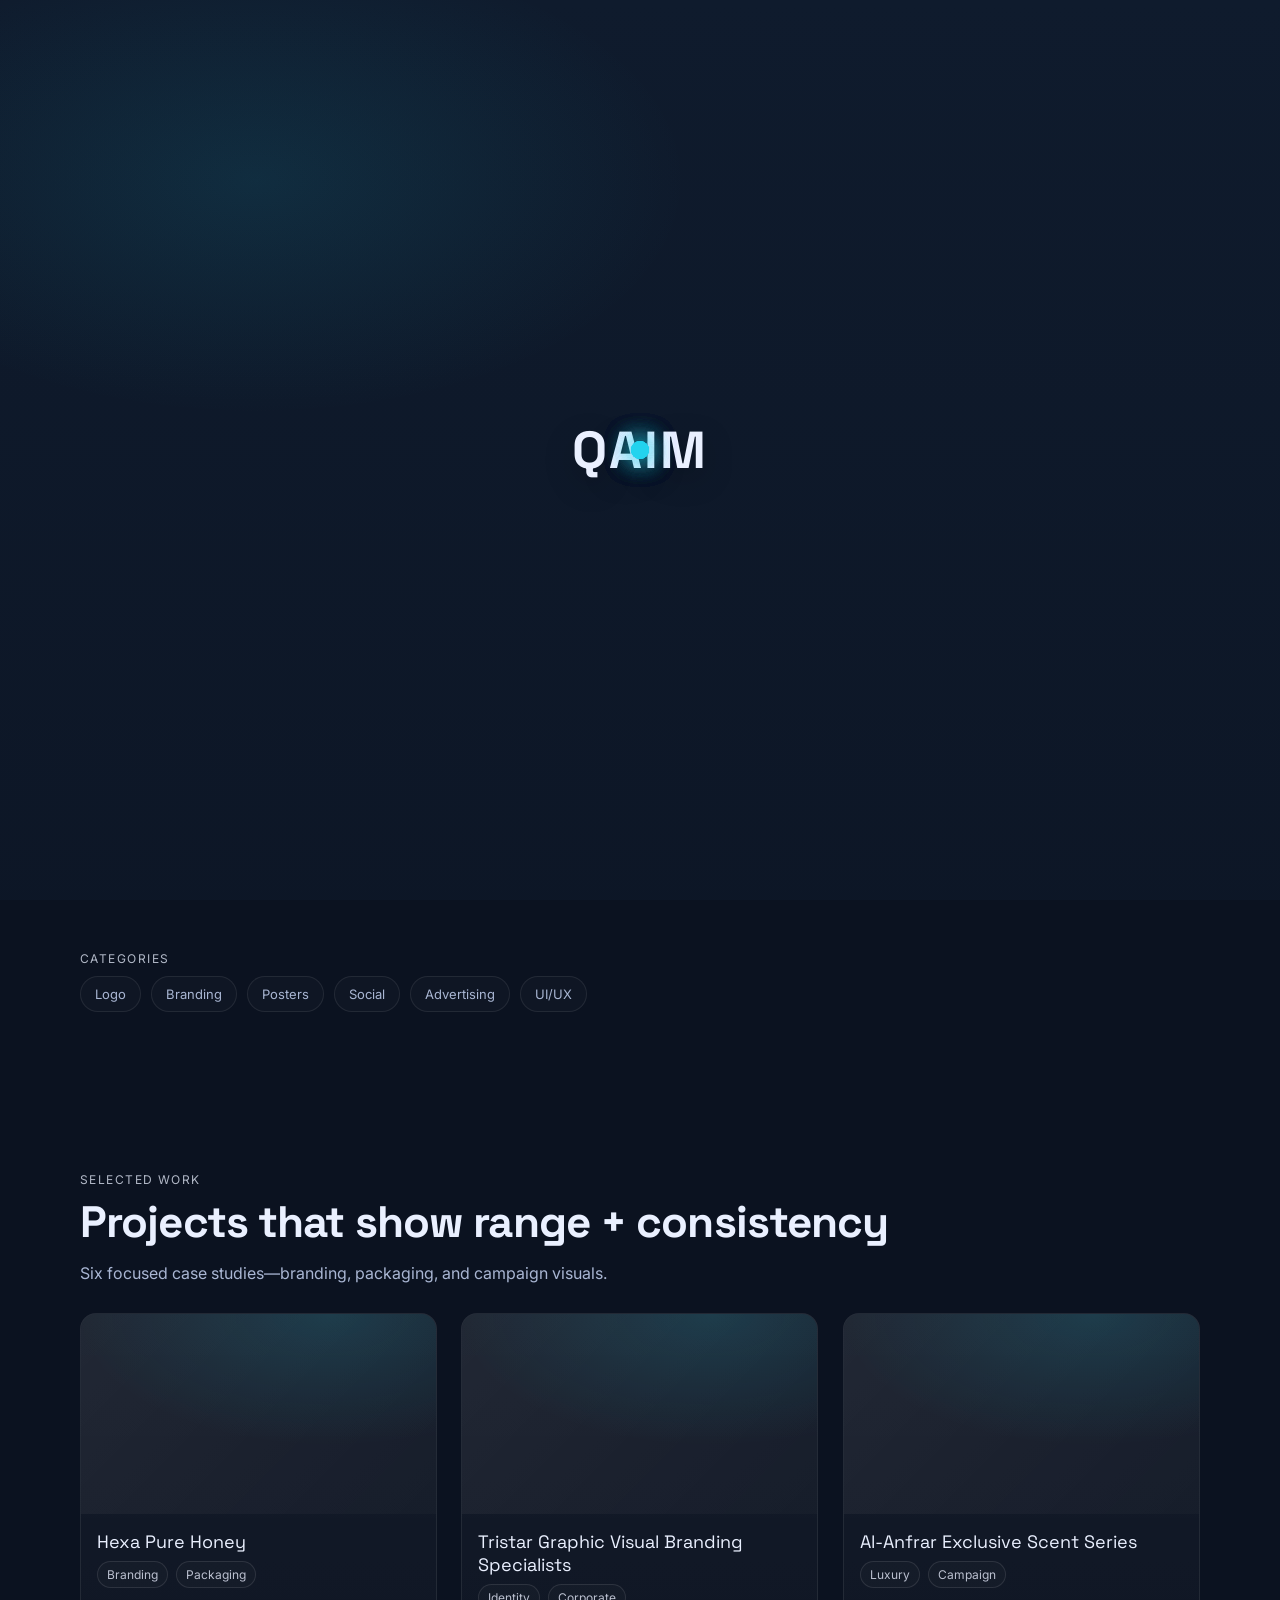
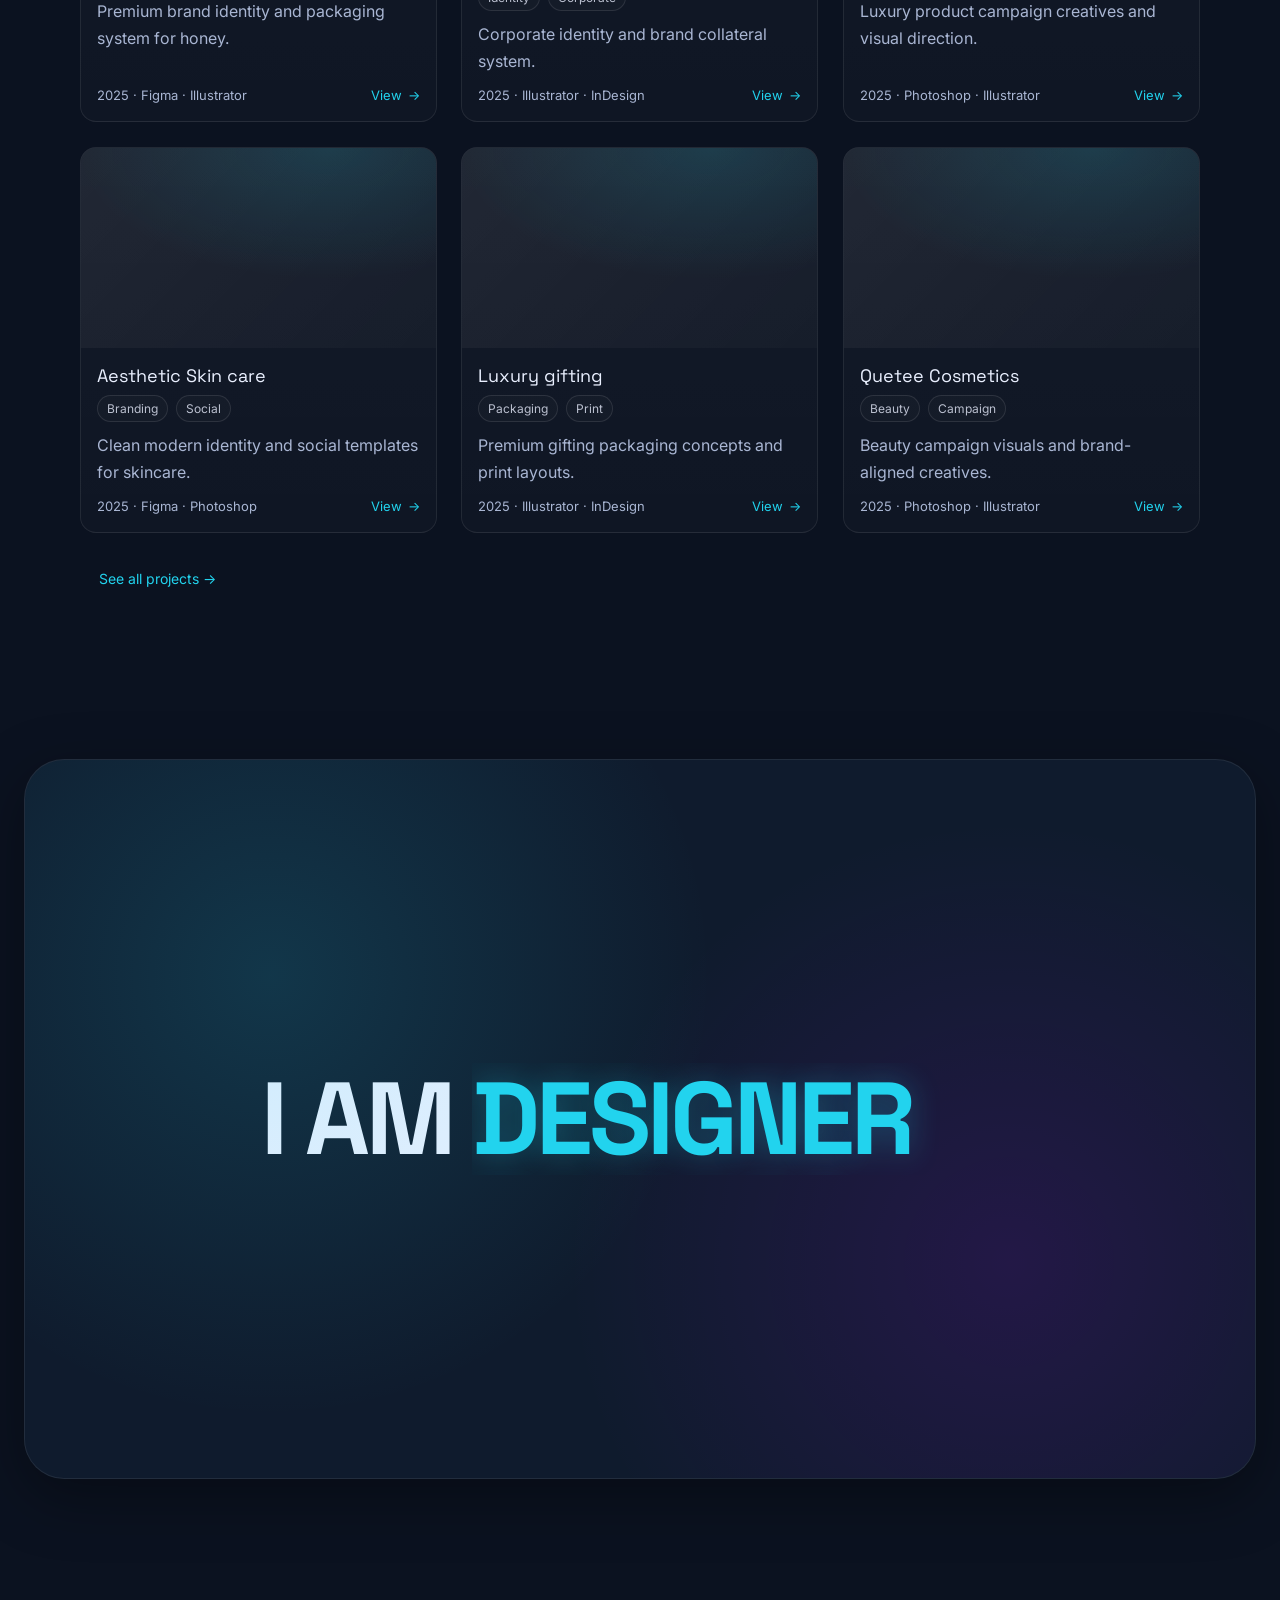
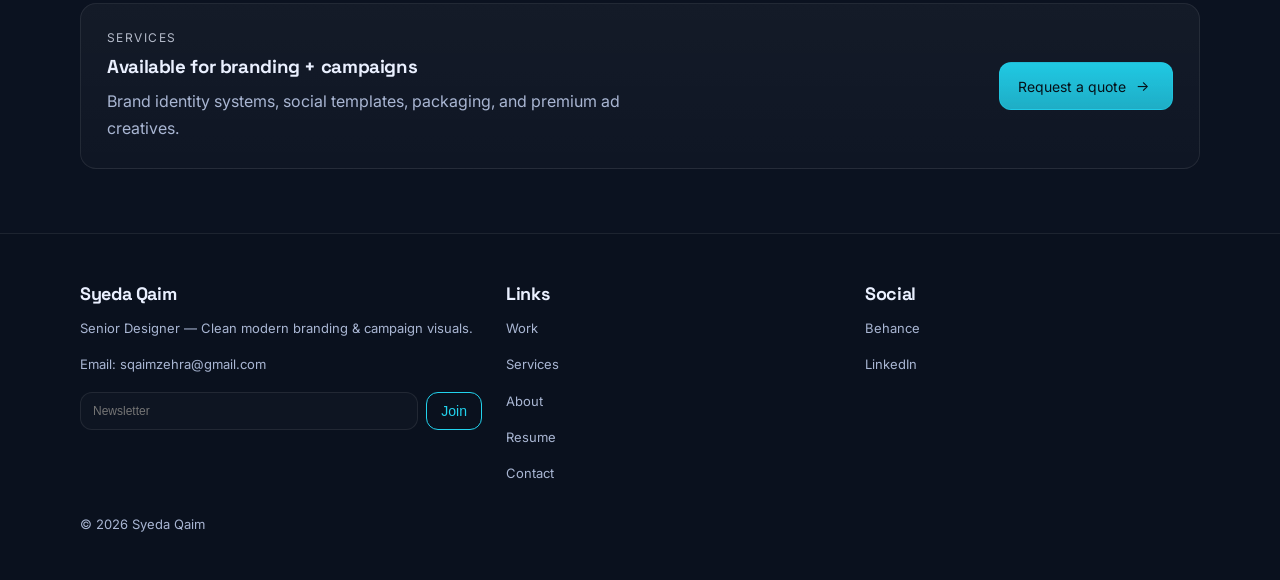
<file: index.html>
<!doctype html>
<html lang="en">

<head>
  <meta charset="utf-8" />
  <meta name="viewport" content="width=device-width, initial-scale=1" />
  <title>Syeda Qaim — Senior Designer</title>
  <link rel="icon" type="image/png" href="assets/img/avatar.png" />

  <link rel="preconnect" href="https://fonts.googleapis.com">
  <link rel="preconnect" href="https://fonts.gstatic.com" crossorigin>
  <link
    href="https://fonts.googleapis.com/css2?family=Inter:wght@400;500;600&family=Space+Grotesk:wght@500;600;700&display=swap"
    rel="stylesheet">

  <link rel="stylesheet" href="assets/css/style.css" />
</head>

<body class="page home-page home-loading">
  <div class="home-loader" aria-hidden="true">
    <div class="home-loader-inner">
      <div class="home-loader-brand">Qaim</div>
      <div class="home-loader-dots">
        <span class="home-loader-dot"></span>
        <span class="home-loader-dot"></span>
        <span class="home-loader-dot"></span>
        <span class="home-loader-dot"></span>
        <span class="home-loader-dot"></span>
      </div>
    </div>
  </div>

  <header class="nav">
    <div class="container nav-inner">
      <a class="brand" href="index.html">
        <div class="brand-mark">SQ</div>
        <div class="brand-text">
          <b>Syeda Qaim</b>
          <span>Senior Designer</span>
        </div>
      </a>

      <nav class="nav-links">
        <a class="active" href="index.html">Home</a>
        <a href="work.html">Work</a>
        <a href="services.html">Services</a>
        <a href="about.html">About</a>
        <a href="contact.html">Contact</a>
      </nav>

      <div class="nav-actions">
        <a class="btn btn-primary" href="contact.html">
          Let’s work <span class="icon">→</span>
        </a>
        <button class="nav-toggle" aria-label="Toggle Menu">☰</button>
      </div>
    </div>
  </header>

  <main>
    <section class="hero">
      <div class="container hero-grid">
        <div class="reveal">
          <div class="kicker">Senior Designer</div>
          <h1>Syeda Qaim</h1>
          <div class="role">
            <span class="badge">Brand Identity</span>
            <span class="badge">Campaign Design</span>
            <span class="badge">Packaging</span>
          </div>
          <p style="max-width:560px; margin-top:14px">
            Clean modern brand systems and campaign visuals—built with clarity, consistency, and premium taste.
          </p>

          <div class="hero-actions">
            <a class="btn btn-primary" href="work.html">View Selected Work <span class="icon">→</span></a>
            <a class="btn" href="resume.html">Download CV</a>
            <a class="btn btn-ghost" href="contact.html">Book a project</a>
          </div>

          <p class="hero-note">Toolkit: Figma · Adobe CC · Branding · Social Systems · Print</p>
        </div>

        <div class="avatar-wrap reveal">
          <div class="av-decoration-ring"></div>
          <div class="avatar-image-container">
            <img src="assets/img/avatar.png" alt="Syeda Qaim - Senior Designer Avatar" class="avatar-img">
            <div class="avatar-platform"></div>
          </div>
        </div>

      </div>
    </section>

    <section class="section-tight">
      <div class="container reveal toolkit">
        <div class="toolkit-left">
          <b>Toolkit</b>
          <div class="small">Figma + Adobe Creative Cloud</div>
        </div>
        <div class="tool-icons" aria-label="Tools">
          <div class="tool" title="Figma" aria-label="Figma">
            <img class="tool-icon" src="assets/icons/icons8-figma-48.png" alt="Figma icon" />
          </div>
          <div class="tool" title="Adobe Illustrator" aria-label="Adobe Illustrator">
            <img class="tool-icon" src="assets/icons/icons8-illustrator-48.png" alt="Illustrator icon" />
          </div>
          <div class="tool" title="Adobe Photoshop" aria-label="Adobe Photoshop">
            <img class="tool-icon" src="assets/icons/icons8-photoshop-48.png" alt="Photoshop icon" />
          </div>
          <div class="tool" title="Adobe InDesign" aria-label="Adobe InDesign">
            <img class="tool-icon" src="assets/icons/icons8-adobe-indesign-48.png" alt="InDesign icon" />
          </div>
        </div>
      </div>
    </section>

    <section class="section-tight">
      <div class="container reveal">
        <div class="kicker">Categories</div>
        <div class="chips">
          <a class="chip" href="work.html">Logo</a>
          <a class="chip" href="work.html">Branding</a>
          <a class="chip" href="work.html">Posters</a>
          <a class="chip" href="work.html">Social</a>
          <a class="chip" href="work.html">Advertising</a>
          <a class="chip" href="work.html">UI/UX</a>
        </div>
      </div>
    </section>

    <section class="section">
      <div class="container reveal">
        <div class="kicker">Selected Work</div>
        <h2 style="font-size:44px; line-height:1.15">Projects that show range + consistency</h2>
        <p style="max-width:720px">Six focused case studies—branding, packaging, and campaign visuals.</p>

        <div class="grid" style="margin-top:26px" data-projects="home"></div>

        <div style="margin-top:22px">
          <a class="btn btn-ghost" href="work.html">See all projects →</a>
        </div>
      </div>
    </section>

    <section class="reveal">
      <div class="creative-banner">
        <div>
          I AM
          <div class="dropping-texts">
            <div class="dropping-track">
              <div>DESIGNER</div>
              <div>THINKER</div>
              <div>SYEDA QAIM</div>
              <div>DESIGNER</div>
            </div>
          </div>
        </div>
      </div>
    </section>

    <section class="section-tight">
      <div class="container reveal card" style="padding:26px">
        <div class="split">
          <div>
            <div class="kicker">Services</div>
            <h3 style="margin:0 0 10px">Available for branding + campaigns</h3>
            <p style="margin:0">Brand identity systems, social templates, packaging, and premium ad creatives.</p>
          </div>
          <div style="display:flex; justify-content:flex-end; align-items:center">
            <a class="btn btn-primary" href="contact.html">Request a quote <span class="icon">→</span></a>
          </div>
        </div>
      </div>
    </section>

  </main>

  <footer class="footer">
    <div class="container footer-grid">
      <div>
        <h3>Syeda Qaim</h3>
        <p class="small">Senior Designer — Clean modern branding & campaign visuals.</p>
        <p class="small">Email: <a href="mailto:sqaimzehra@gmail.com">sqaimzehra@gmail.com</a></p>
        <form name="newsletter" method="POST" data-netlify="true" style="margin-top:16px; display:flex; gap:8px">
          <input name="email" type="email" placeholder="Newsletter"
            style="height:38px; font-size:12px; padding:0 12px; flex:1" required />
          <button class="btn" type="submit"
            style="height:38px; padding:0 14px; border-color:var(--teal); color:var(--teal); background:transparent">Join</button>
        </form>
      </div>
      <div>
        <h3>Links</h3>
        <p class="small"><a href="work.html">Work</a></p>
        <p class="small"><a href="services.html">Services</a></p>
        <p class="small"><a href="about.html">About</a></p>
        <p class="small"><a href="resume.html">Resume</a></p>
        <p class="small"><a href="contact.html">Contact</a></p>
      </div>
      <div>
        <h3>Social</h3>
        <p class="small"><a href="https://www.behance.net/syedaqaim1" target="_blank" rel="noreferrer">Behance</a></p>
        <p class="small"><a href="https://www.linkedin.com/in/syeda-qaim/" target="_blank" rel="noreferrer">LinkedIn</a>
        </p>
      </div>
    </div>
    <div class="container" style="padding-top:18px">
      <div class="small">© <span id="year"></span> Syeda Qaim</div>
    </div>
  </footer>

  <script src="assets/js/projects.js"></script>
  <script src="assets/js/app.js"></script>
</body>

</html>
</file>
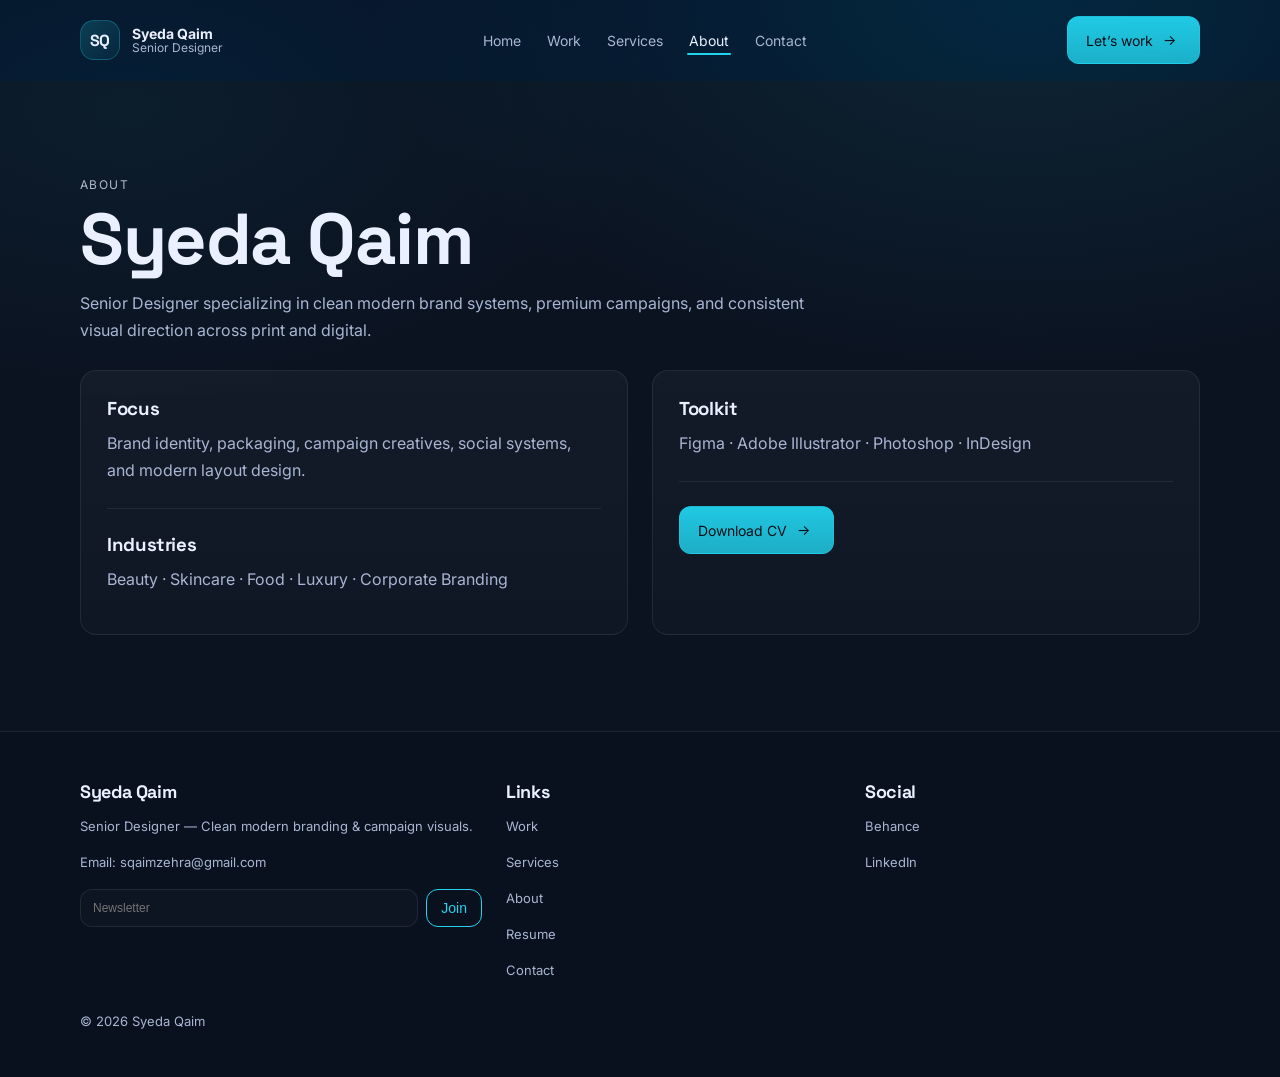
<file: about.html>
<!doctype html>
<html lang="en">

<head>
    <meta charset="utf-8" />
    <meta name="viewport" content="width=device-width, initial-scale=1" />
    <title>About — Syeda Qaim</title>
  <link rel="icon" type="image/png" href="assets/img/avatar.png" />
    <link rel="preconnect" href="https://fonts.googleapis.com">
    <link rel="preconnect" href="https://fonts.gstatic.com" crossorigin>
    <link
        href="https://fonts.googleapis.com/css2?family=Inter:wght@400;500;600&family=Space+Grotesk:wght@500;600;700&display=swap"
        rel="stylesheet">
    <link rel="stylesheet" href="assets/css/style.css" />
</head>

<body class="page">
    <header class="nav">
        <div class="container nav-inner">
            <a class="brand" href="index.html">
                <div class="brand-mark">SQ</div>
                <div class="brand-text"><b>Syeda Qaim</b><span>Senior Designer</span></div>
            </a>
            <nav class="nav-links">
                <a href="index.html">Home</a><a href="work.html">Work</a><a href="services.html">Services</a>
                <a class="active" href="about.html">About</a><a href="contact.html">Contact</a>
            </nav>
            <div class="nav-actions">
                <a class="btn btn-primary" href="contact.html">Let’s work <span class="icon">→</span></a>
                <button class="nav-toggle" aria-label="Toggle Menu">☰</button>
            </div>
        </div>
    </header>

    <main class="section">
        <div class="container">
            <div class="reveal">
                <div class="kicker">About</div>
                <h1 style="font-size:72px; line-height:1.05">Syeda Qaim</h1>
                <p style="max-width:760px">Senior Designer specializing in clean modern brand systems, premium
                    campaigns, and consistent visual direction across print and digital.</p>
            </div>

            <div class="split reveal" style="margin-top:26px">
                <div class="card" style="padding:26px">
                    <h3 style="margin:0 0 10px">Focus</h3>
                    <p>Brand identity, packaging, campaign creatives, social systems, and modern layout design.</p>
                    <div class="hr"></div>
                    <h3 style="margin:0 0 10px">Industries</h3>
                    <p>Beauty · Skincare · Food · Luxury · Corporate Branding</p>
                </div>
                <div class="card" style="padding:26px">
                    <h3 style="margin:0 0 10px">Toolkit</h3>
                    <p>Figma · Adobe Illustrator · Photoshop · InDesign</p>
                    <div class="hr"></div>
                    <a class="btn btn-primary" href="resume.html">Download CV <span class="icon">→</span></a>
                </div>
            </div>
        </div>
    </main>

    <footer class="footer">
        <div class="container footer-grid">
            <div>
                <h3>Syeda Qaim</h3>
                <p class="small">Senior Designer — Clean modern branding & campaign visuals.</p>
                <p class="small">Email: <a href="mailto:sqaimzehra@gmail.com">sqaimzehra@gmail.com</a></p>
                <form name="newsletter" method="POST" data-netlify="true"
                    style="margin-top:16px; display:flex; gap:8px">
                    <input name="email" type="email" placeholder="Newsletter"
                        style="height:38px; font-size:12px; padding:0 12px; flex:1" required />
                    <button class="btn" type="submit"
                        style="height:38px; padding:0 14px; border-color:var(--teal); color:var(--teal); background:transparent">Join</button>
                </form>
            </div>
            <div>
                <h3>Links</h3>
                <p class="small"><a href="work.html">Work</a></p>
                <p class="small"><a href="services.html">Services</a></p>
                <p class="small"><a href="about.html">About</a></p>
                <p class="small"><a href="resume.html">Resume</a></p>
                <p class="small"><a href="contact.html">Contact</a></p>
            </div>
            <div>
                <h3>Social</h3>
                <p class="small"><a href="https://www.behance.net/syedaqaim1" target="_blank"
                        rel="noreferrer">Behance</a></p>
                <p class="small"><a href="https://www.linkedin.com/in/syeda-qaim/" target="_blank"
                        rel="noreferrer">LinkedIn</a></p>
            </div>
        </div>
        <div class="container" style="padding-top:18px">
            <div class="small">© <span id="year"></span> Syeda Qaim</div>
        </div>
    </footer>
    <script src="assets/js/app.js"></script>
</body>

</html>
</file>
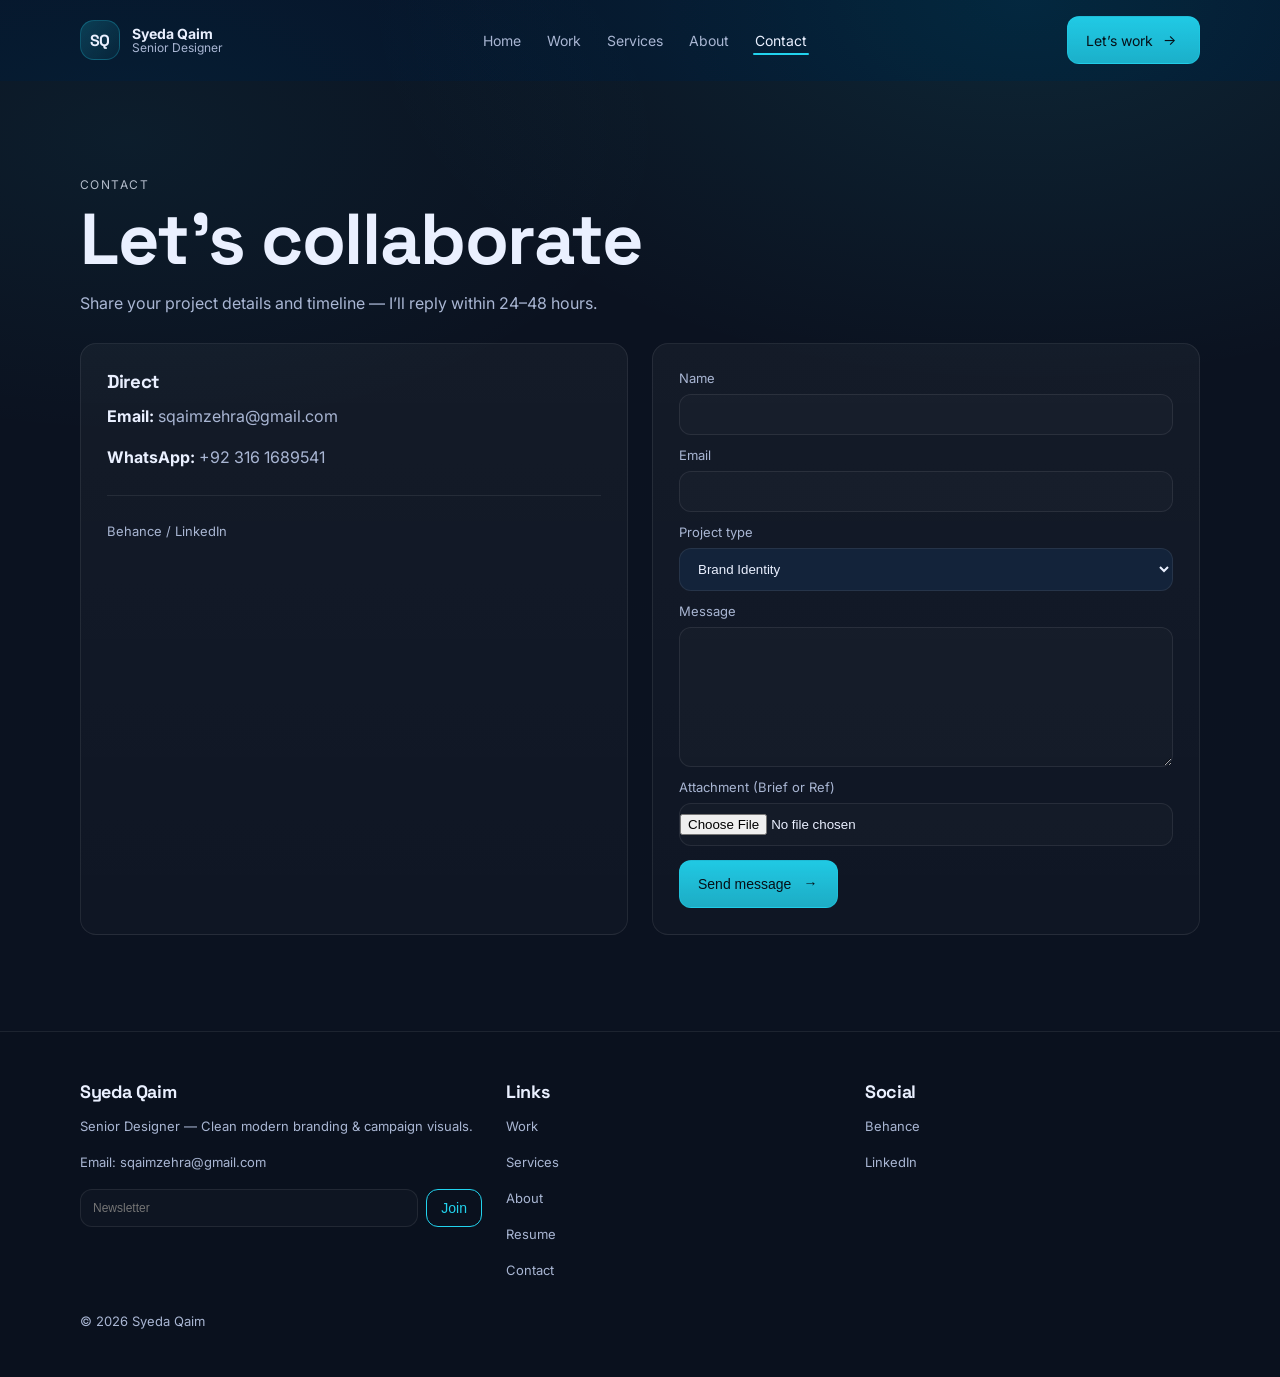
<file: contact.html>
<!doctype html>
<html lang="en">

<head>
    <meta charset="utf-8" />
    <meta name="viewport" content="width=device-width, initial-scale=1" />
    <title>Contact — Syeda Qaim</title>
  <link rel="icon" type="image/png" href="assets/img/avatar.png" />
    <link rel="preconnect" href="https://fonts.googleapis.com">
    <link rel="preconnect" href="https://fonts.gstatic.com" crossorigin>
    <link
        href="https://fonts.googleapis.com/css2?family=Inter:wght@400;500;600&family=Space+Grotesk:wght@500;600;700&display=swap"
        rel="stylesheet">
    <link rel="stylesheet" href="assets/css/style.css" />
</head>

<body class="page">
    <header class="nav">
        <div class="container nav-inner">
            <a class="brand" href="index.html">
                <div class="brand-mark">SQ</div>
                <div class="brand-text"><b>Syeda Qaim</b><span>Senior Designer</span></div>
            </a>
            <nav class="nav-links">
                <a href="index.html">Home</a><a href="work.html">Work</a><a href="services.html">Services</a>
                <a href="about.html">About</a><a class="active" href="contact.html">Contact</a>
            </nav>
            <div class="nav-actions">
                <a class="btn btn-primary" href="contact.html">Let’s work <span class="icon">→</span></a>
                <button class="nav-toggle" aria-label="Toggle Menu">☰</button>
            </div>
        </div>
    </header>

    <main class="section">
        <div class="container">
            <div class="reveal">
                <div class="kicker">Contact</div>
                <h1 style="font-size:72px; line-height:1.05">Let’s collaborate</h1>
                <p style="max-width:760px">Share your project details and timeline — I’ll reply within 24–48 hours.</p>
            </div>

            <div class="split reveal" style="margin-top:26px">
                <div class="card" style="padding:26px">
                    <h3 style="margin:0 0 10px">Direct</h3>
                    <p><b style="color:var(--text)">Email:</b> <a href="mailto:sqaimzehra@gmail.com">sqaimzehra@gmail.com</a></p>
                    <p><b style="color:var(--text)">WhatsApp:</b> <a href="https://wa.me/923161689541" target="_blank" rel="noreferrer">+92 316 1689541</a></p>
                    <div class="hr"></div>
                    <p class="small">
                        <a href="https://www.behance.net/syedaqaim1" target="_blank" rel="noreferrer">Behance</a> /
                        <a href="https://www.linkedin.com/in/syeda-qaim/" target="_blank" rel="noreferrer">LinkedIn</a>
                    </p>
                </div>

                <form class="card" name="contact" method="POST" data-netlify="true" enctype="multipart/form-data"
                    style="padding:26px">
                    <input type="hidden" name="form-name" value="contact" />
                    <div class="field"><label class="small">Name</label><input name="name" required /></div>
                    <div class="field" style="margin-top:12px"><label class="small">Email</label><input name="email"
                            type="email" required /></div>
                    <div class="field" style="margin-top:12px">
                        <label class="small">Project type</label>
                        <select name="type">
                            <option>Brand Identity</option>
                            <option>Campaign / Social System</option>
                            <option>Packaging / Print</option>
                            <option>Other</option>
                        </select>
                    </div>
                    <div class="field" style="margin-top:12px"><label class="small">Message</label><textarea
                            name="message" required></textarea></div>
                    <div class="field" style="margin-top:12px">
                        <label class="small">Attachment (Brief or Ref)</label>
                        <input name="file" type="file" style="padding:10px 0" />
                    </div>
                    <div style="margin-top:14px" id="form-action-area">
                        <button class="btn btn-primary" type="submit">Send message <span class="icon">→</span></button>
                    </div>
                </form>
            </div>
        </div>
    </main>

    <footer class="footer">
        <div class="container footer-grid">
            <div>
                <h3>Syeda Qaim</h3>
                <p class="small">Senior Designer — Clean modern branding & campaign visuals.</p>
                <p class="small">Email: <a href="mailto:sqaimzehra@gmail.com">sqaimzehra@gmail.com</a></p>
                <form name="newsletter" method="POST" data-netlify="true"
                    style="margin-top:16px; display:flex; gap:8px">
                    <input name="email" type="email" placeholder="Newsletter"
                        style="height:38px; font-size:12px; padding:0 12px; flex:1" required />
                    <button class="btn" type="submit"
                        style="height:38px; padding:0 14px; border-color:var(--teal); color:var(--teal); background:transparent">Join</button>
                </form>
            </div>
            <div>
                <h3>Links</h3>
                <p class="small"><a href="work.html">Work</a></p>
                <p class="small"><a href="services.html">Services</a></p>
                <p class="small"><a href="about.html">About</a></p>
                <p class="small"><a href="resume.html">Resume</a></p>
                <p class="small"><a href="contact.html">Contact</a></p>
            </div>
            <div>
                <h3>Social</h3>
                <p class="small"><a href="https://www.behance.net/syedaqaim1" target="_blank"
                        rel="noreferrer">Behance</a></p>
                <p class="small"><a href="https://www.linkedin.com/in/syeda-qaim/" target="_blank"
                        rel="noreferrer">LinkedIn</a></p>
            </div>
        </div>
        <div class="container" style="padding-top:18px">
            <div class="small">© <span id="year"></span> Syeda Qaim</div>
        </div>
    </footer>
    <script src="assets/js/app.js"></script>
</body>

</html>
</file>
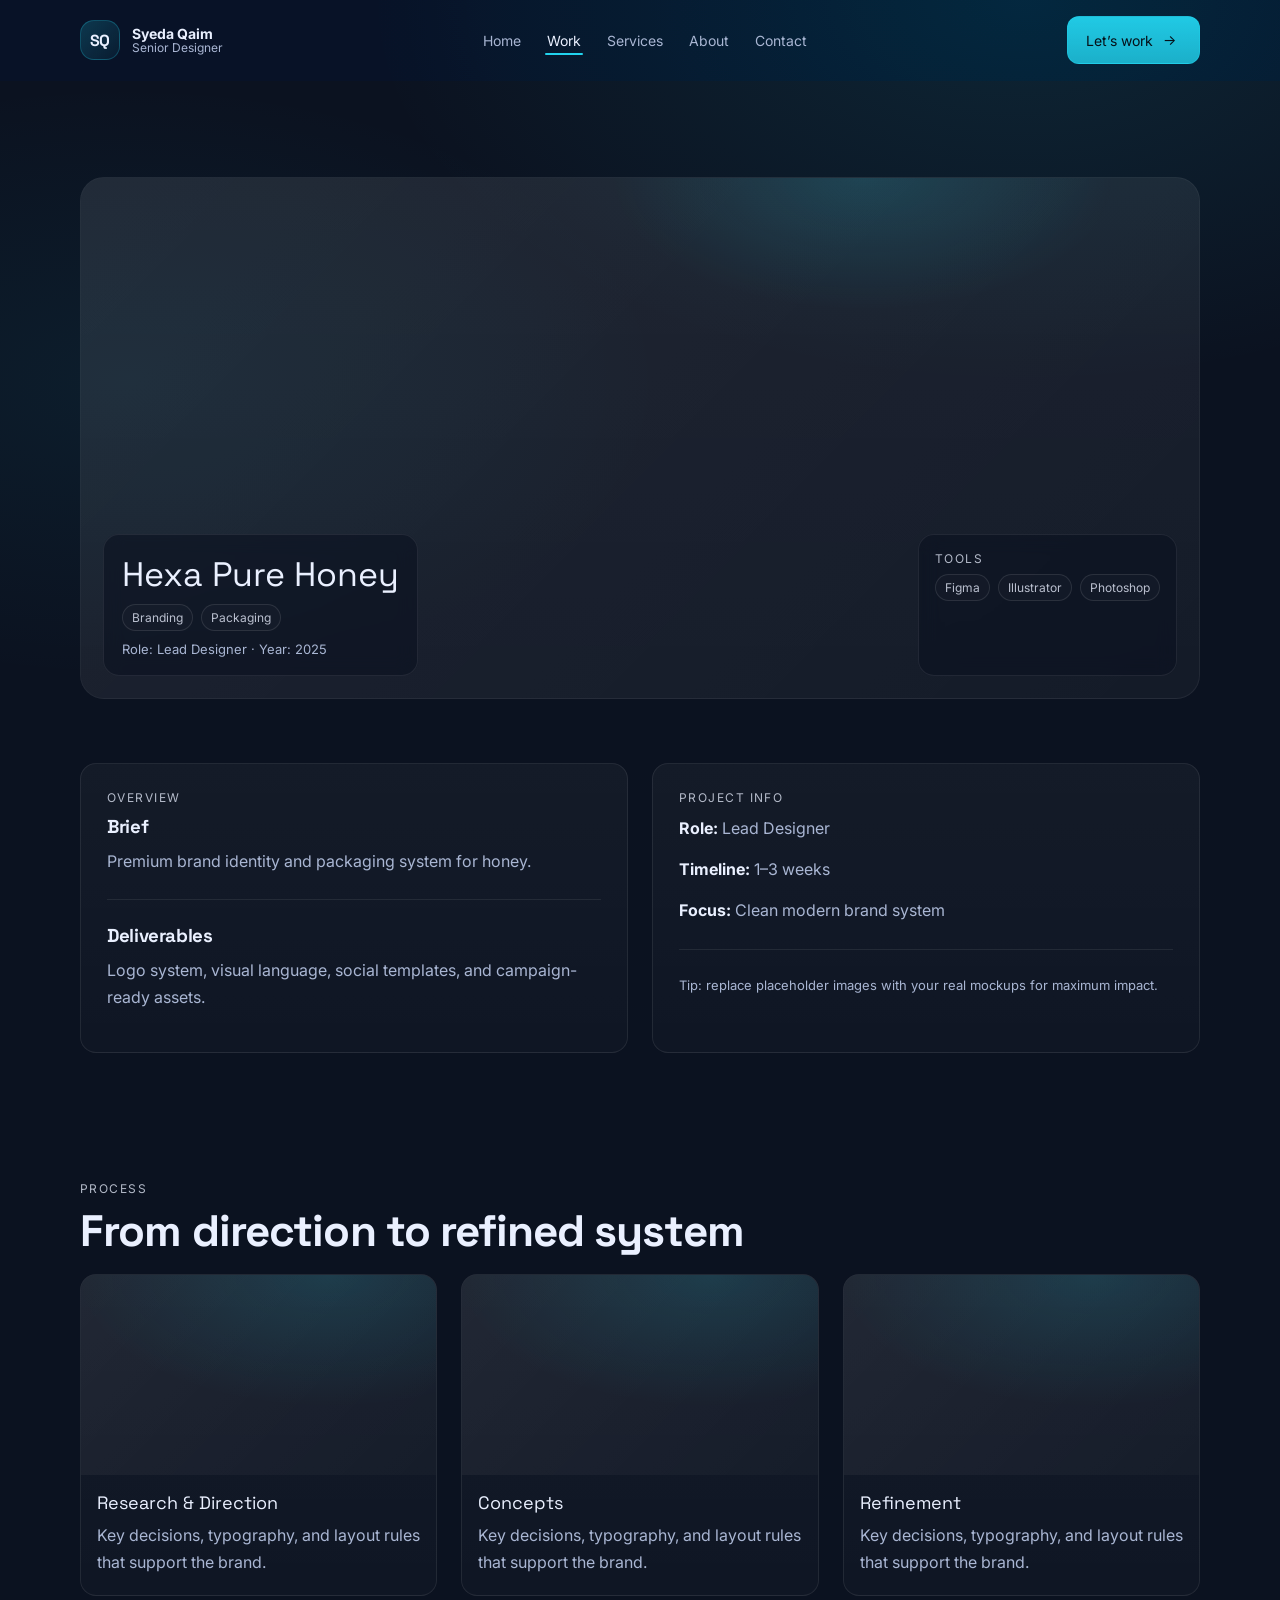
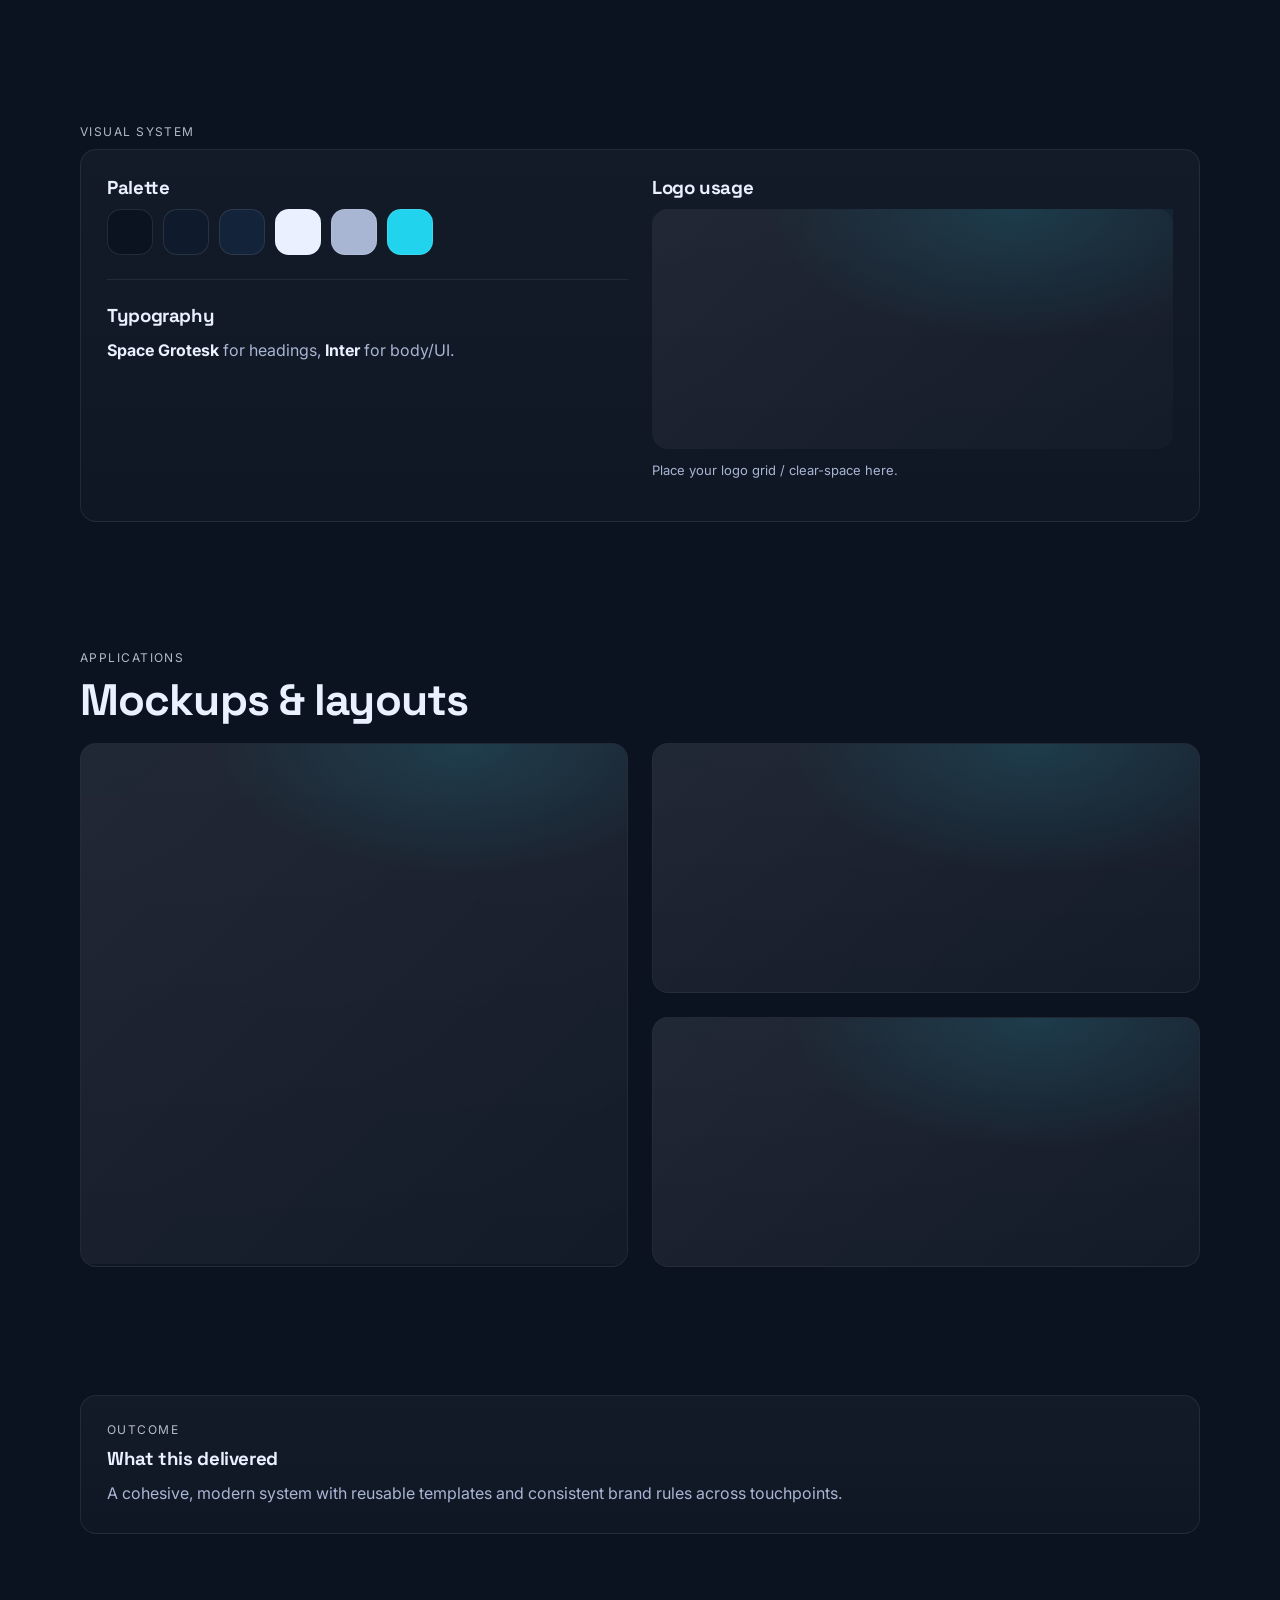
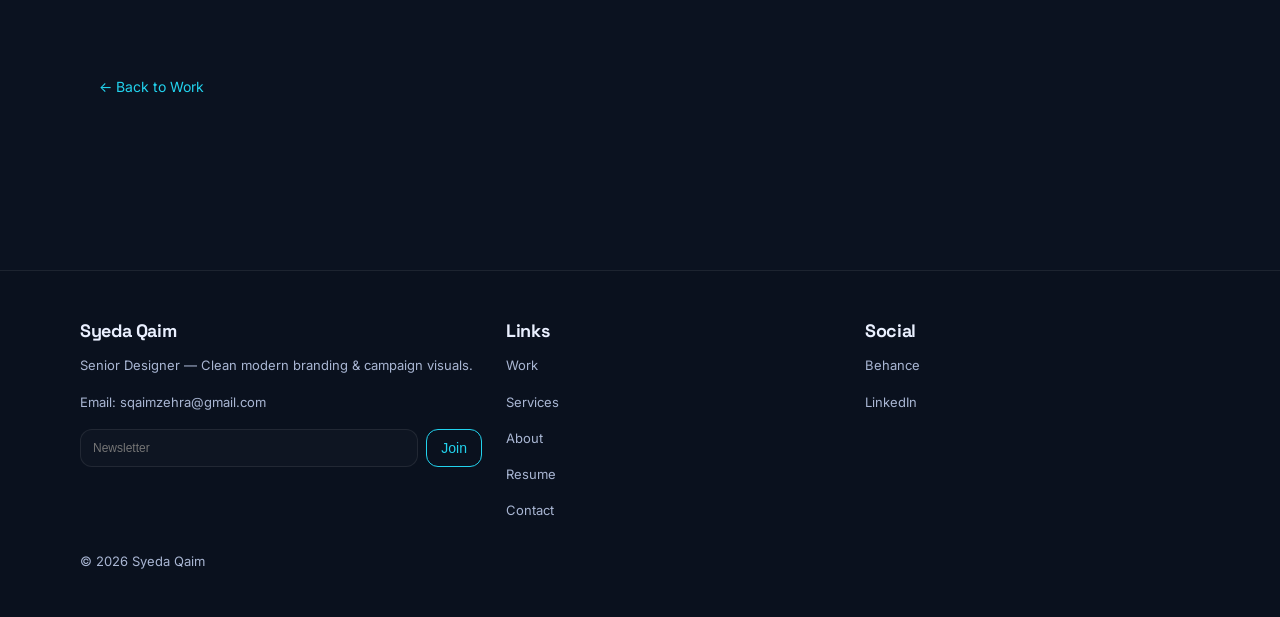
<file: project.html>
<!doctype html>
<html lang="en">

<head>
    <meta charset="utf-8" />
    <meta name="viewport" content="width=device-width, initial-scale=1" />
    <title>Project — Syeda Qaim</title>
  <link rel="icon" type="image/png" href="assets/img/avatar.png" />

    <link rel="preconnect" href="https://fonts.googleapis.com">
    <link rel="preconnect" href="https://fonts.gstatic.com" crossorigin>
    <link
        href="https://fonts.googleapis.com/css2?family=Inter:wght@400;500;600&family=Space+Grotesk:wght@500;600;700&display=swap"
        rel="stylesheet">

    <link rel="stylesheet" href="assets/css/style.css" />
</head>

<body class="page">
    <header class="nav">
        <div class="container nav-inner">
            <a class="brand" href="index.html">
                <div class="brand-mark">SQ</div>
                <div class="brand-text"><b>Syeda Qaim</b><span>Senior Designer</span></div>
            </a>
            <nav class="nav-links">
                <a href="index.html">Home</a>
                <a class="active" href="work.html">Work</a>
                <a href="services.html">Services</a>
                <a href="about.html">About</a>
                <a href="contact.html">Contact</a>
            </nav>
            <div class="nav-actions">
                <a class="btn btn-primary" href="contact.html">Let’s work <span class="icon">→</span></a>
                <button class="nav-toggle" aria-label="Toggle Menu">☰</button>
            </div>
        </div>
    </header>

    <main class="section">
        <div class="container" data-project-detail></div>

        <div class="container section-tight">
            <a class="btn btn-ghost" href="work.html">← Back to Work</a>
        </div>
    </main>

    <footer class="footer">
        <div class="container footer-grid">
            <div>
                <h3>Syeda Qaim</h3>
                <p class="small">Senior Designer — Clean modern branding & campaign visuals.</p>
                <p class="small">Email: <a href="mailto:sqaimzehra@gmail.com">sqaimzehra@gmail.com</a></p>
                <form name="newsletter" method="POST" data-netlify="true"
                    style="margin-top:16px; display:flex; gap:8px">
                    <input name="email" type="email" placeholder="Newsletter"
                        style="height:38px; font-size:12px; padding:0 12px; flex:1" required />
                    <button class="btn" type="submit"
                        style="height:38px; padding:0 14px; border-color:var(--teal); color:var(--teal); background:transparent">Join</button>
                </form>
            </div>
            <div>
                <h3>Links</h3>
                <p class="small"><a href="work.html">Work</a></p>
                <p class="small"><a href="services.html">Services</a></p>
                <p class="small"><a href="about.html">About</a></p>
                <p class="small"><a href="resume.html">Resume</a></p>
                <p class="small"><a href="contact.html">Contact</a></p>
            </div>
            <div>
                <h3>Social</h3>
                <p class="small"><a href="https://www.behance.net/syedaqaim1" target="_blank"
                        rel="noreferrer">Behance</a></p>
                <p class="small"><a href="https://www.linkedin.com/in/syeda-qaim/" target="_blank"
                        rel="noreferrer">LinkedIn</a></p>
            </div>
        </div>
        <div class="container" style="padding-top:18px">
            <div class="small">© <span id="year"></span> Syeda Qaim</div>
        </div>
    </footer>

    <script src="assets/js/projects.js"></script>
    <script src="assets/js/app.js"></script>
</body>

</html>
</file>
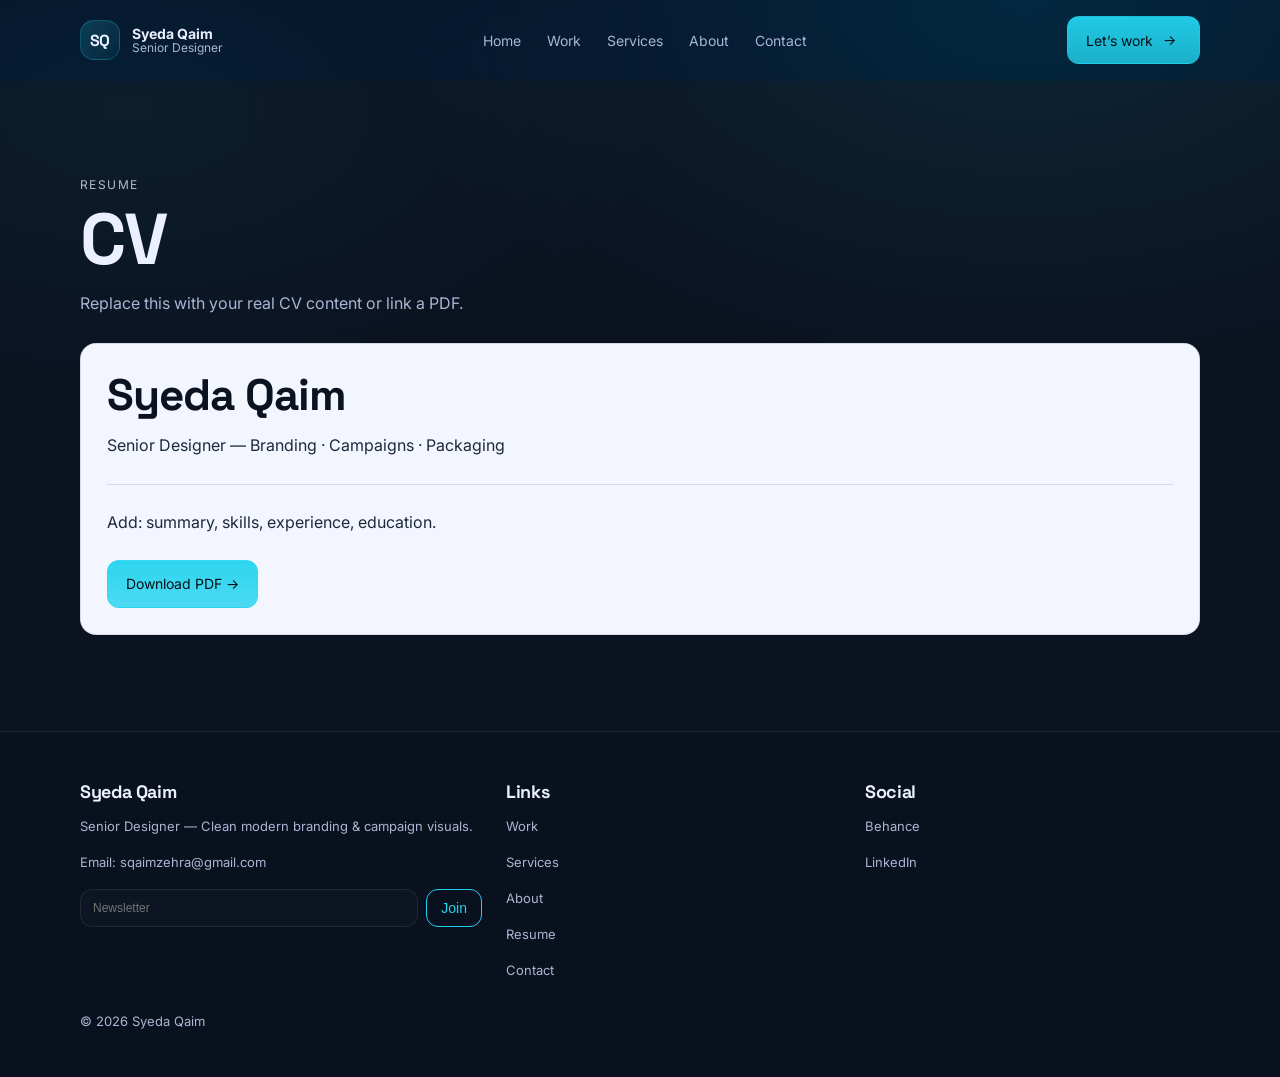
<file: resume.html>
<!doctype html>
<html lang="en">

<head>
    <meta charset="utf-8" />
    <meta name="viewport" content="width=device-width, initial-scale=1" />
    <title>Resume — Syeda Qaim</title>
  <link rel="icon" type="image/png" href="assets/img/avatar.png" />
    <link rel="preconnect" href="https://fonts.googleapis.com">
    <link rel="preconnect" href="https://fonts.gstatic.com" crossorigin>
    <link
        href="https://fonts.googleapis.com/css2?family=Inter:wght@400;500;600&family=Space+Grotesk:wght@500;600;700&display=swap"
        rel="stylesheet">
    <link rel="stylesheet" href="assets/css/style.css" />
</head>

<body class="page">
    <header class="nav">
        <div class="container nav-inner">
            <a class="brand" href="index.html">
                <div class="brand-mark">SQ</div>
                <div class="brand-text"><b>Syeda Qaim</b><span>Senior Designer</span></div>
            </a>
            <nav class="nav-links">
                <a href="index.html">Home</a><a href="work.html">Work</a><a href="services.html">Services</a>
                <a href="about.html">About</a><a href="contact.html">Contact</a>
            </nav>
            <div class="nav-actions">
                <a class="btn btn-primary" href="contact.html">Let’s work <span class="icon">→</span></a>
                <button class="nav-toggle" aria-label="Toggle Menu">☰</button>
            </div>
        </div>
    </header>

    <main class="section">
        <div class="container">
            <div class="reveal">
                <div class="kicker">Resume</div>
                <h1 style="font-size:72px; line-height:1.05">CV</h1>
                <p>Replace this with your real CV content or link a PDF.</p>
            </div>

            <div class="reveal" style="margin-top:26px">
                <div class="card"
                    style="padding:26px; background:#F3F6FF; color:#0B1220; border-color:rgba(11,18,32,0.12)">
                    <h2 style="font-size:44px; line-height:1.15; color:#0B1220">Syeda Qaim</h2>
                    <p style="color:#1C2A3B">Senior Designer — Branding · Campaigns · Packaging</p>
                    <div class="hr" style="background:rgba(11,18,32,0.12)"></div>
                    <p style="color:#1C2A3B">Add: summary, skills, experience, education.</p>
                    <a class="btn btn-primary" href="#" style="margin-top:10px">Download PDF →</a>
                </div>
            </div>
        </div>
    </main>

    <footer class="footer">
        <div class="container footer-grid">
            <div>
                <h3>Syeda Qaim</h3>
                <p class="small">Senior Designer — Clean modern branding & campaign visuals.</p>
                <p class="small">Email: <a href="mailto:sqaimzehra@gmail.com">sqaimzehra@gmail.com</a></p>
                <form name="newsletter" method="POST" data-netlify="true"
                    style="margin-top:16px; display:flex; gap:8px">
                    <input name="email" type="email" placeholder="Newsletter"
                        style="height:38px; font-size:12px; padding:0 12px; flex:1" required />
                    <button class="btn" type="submit"
                        style="height:38px; padding:0 14px; border-color:var(--teal); color:var(--teal); background:transparent">Join</button>
                </form>
            </div>
            <div>
                <h3>Links</h3>
                <p class="small"><a href="work.html">Work</a></p>
                <p class="small"><a href="services.html">Services</a></p>
                <p class="small"><a href="about.html">About</a></p>
                <p class="small"><a href="resume.html">Resume</a></p>
                <p class="small"><a href="contact.html">Contact</a></p>
            </div>
            <div>
                <h3>Social</h3>
                <p class="small"><a href="https://www.behance.net/syedaqaim1" target="_blank"
                        rel="noreferrer">Behance</a></p>
                <p class="small"><a href="https://www.linkedin.com/in/syeda-qaim/" target="_blank"
                        rel="noreferrer">LinkedIn</a></p>
            </div>
        </div>
        <div class="container" style="padding-top:18px">
            <div class="small">© <span id="year"></span> Syeda Qaim</div>
        </div>
    </footer>
    <script src="assets/js/app.js"></script>
</body>

</html>
</file>
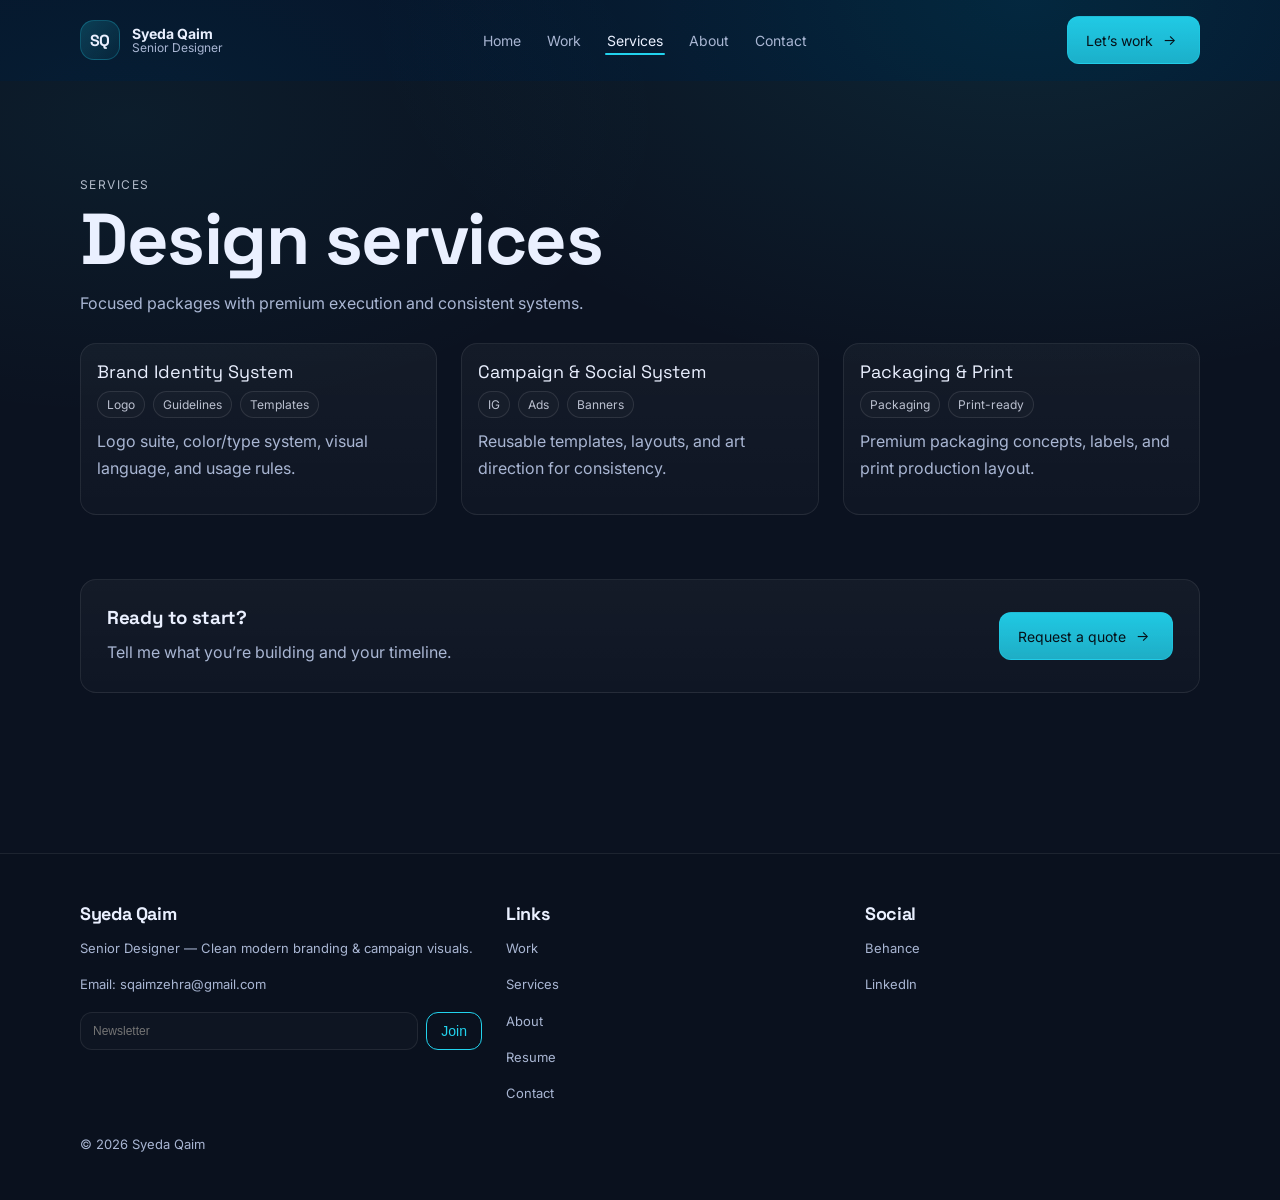
<file: services.html>
<!doctype html>
<html lang="en">

<head>
    <meta charset="utf-8" />
    <meta name="viewport" content="width=device-width, initial-scale=1" />
    <title>Services — Syeda Qaim</title>
  <link rel="icon" type="image/png" href="assets/img/avatar.png" />
    <link rel="preconnect" href="https://fonts.googleapis.com">
    <link rel="preconnect" href="https://fonts.gstatic.com" crossorigin>
    <link
        href="https://fonts.googleapis.com/css2?family=Inter:wght@400;500;600&family=Space+Grotesk:wght@500;600;700&display=swap"
        rel="stylesheet">
    <link rel="stylesheet" href="assets/css/style.css" />
</head>

<body class="page">
    <header class="nav">
        <div class="container nav-inner">
            <a class="brand" href="index.html">
                <div class="brand-mark">SQ</div>
                <div class="brand-text"><b>Syeda Qaim</b><span>Senior Designer</span></div>
            </a>
            <nav class="nav-links">
                <a href="index.html">Home</a><a href="work.html">Work</a><a class="active"
                    href="services.html">Services</a>
                <a href="about.html">About</a><a href="contact.html">Contact</a>
            </nav>
            <div class="nav-actions">
                <a class="btn btn-primary" href="contact.html">Let’s work <span class="icon">→</span></a>
                <button class="nav-toggle" aria-label="Toggle Menu">☰</button>
            </div>
        </div>
    </header>

    <main class="section">
        <div class="container">
            <div class="reveal">
                <div class="kicker">Services</div>
                <h1 style="font-size:72px; line-height:1.05">Design services</h1>
                <p style="max-width:760px">Focused packages with premium execution and consistent systems.</p>
            </div>

            <div class="grid reveal" style="margin-top:26px">
                <div class="card">
                    <div class="card-body">
                        <div class="card-title">Brand Identity System</div>
                        <div class="tagrow"><span class="tag">Logo</span><span class="tag">Guidelines</span><span
                                class="tag">Templates</span></div>
                        <p>Logo suite, color/type system, visual language, and usage rules.</p>
                    </div>
                </div>

                <div class="card">
                    <div class="card-body">
                        <div class="card-title">Campaign & Social System</div>
                        <div class="tagrow"><span class="tag">IG</span><span class="tag">Ads</span><span
                                class="tag">Banners</span></div>
                        <p>Reusable templates, layouts, and art direction for consistency.</p>
                    </div>
                </div>

                <div class="card">
                    <div class="card-body">
                        <div class="card-title">Packaging & Print</div>
                        <div class="tagrow"><span class="tag">Packaging</span><span class="tag">Print-ready</span></div>
                        <p>Premium packaging concepts, labels, and print production layout.</p>
                    </div>
                </div>
            </div>

            <div class="section-tight reveal">
                <div class="card" style="padding:26px">
                    <div class="split">
                        <div>
                            <h3 style="margin:0 0 10px">Ready to start?</h3>
                            <p style="margin:0">Tell me what you’re building and your timeline.</p>
                        </div>
                        <div style="display:flex; justify-content:flex-end; align-items:center">
                            <a class="btn btn-primary" href="contact.html">Request a quote <span
                                    class="icon">→</span></a>
                        </div>
                    </div>
                </div>
            </div>
        </div>
    </main>

    <footer class="footer">
        <div class="container footer-grid">
            <div>
                <h3>Syeda Qaim</h3>
                <p class="small">Senior Designer — Clean modern branding & campaign visuals.</p>
                <p class="small">Email: <a href="mailto:sqaimzehra@gmail.com">sqaimzehra@gmail.com</a></p>
                <form name="newsletter" method="POST" data-netlify="true"
                    style="margin-top:16px; display:flex; gap:8px">
                    <input name="email" type="email" placeholder="Newsletter"
                        style="height:38px; font-size:12px; padding:0 12px; flex:1" required />
                    <button class="btn" type="submit"
                        style="height:38px; padding:0 14px; border-color:var(--teal); color:var(--teal); background:transparent">Join</button>
                </form>
            </div>
            <div>
                <h3>Links</h3>
                <p class="small"><a href="work.html">Work</a></p>
                <p class="small"><a href="services.html">Services</a></p>
                <p class="small"><a href="about.html">About</a></p>
                <p class="small"><a href="resume.html">Resume</a></p>
                <p class="small"><a href="contact.html">Contact</a></p>
            </div>
            <div>
                <h3>Social</h3>
                <p class="small"><a href="https://www.behance.net/syedaqaim1" target="_blank"
                        rel="noreferrer">Behance</a></p>
                <p class="small"><a href="https://www.linkedin.com/in/syeda-qaim/" target="_blank"
                        rel="noreferrer">LinkedIn</a></p>
            </div>
        </div>
        <div class="container" style="padding-top:18px">
            <div class="small">© <span id="year"></span> Syeda Qaim</div>
        </div>
    </footer>
    <script src="assets/js/app.js"></script>
</body>

</html>
</file>
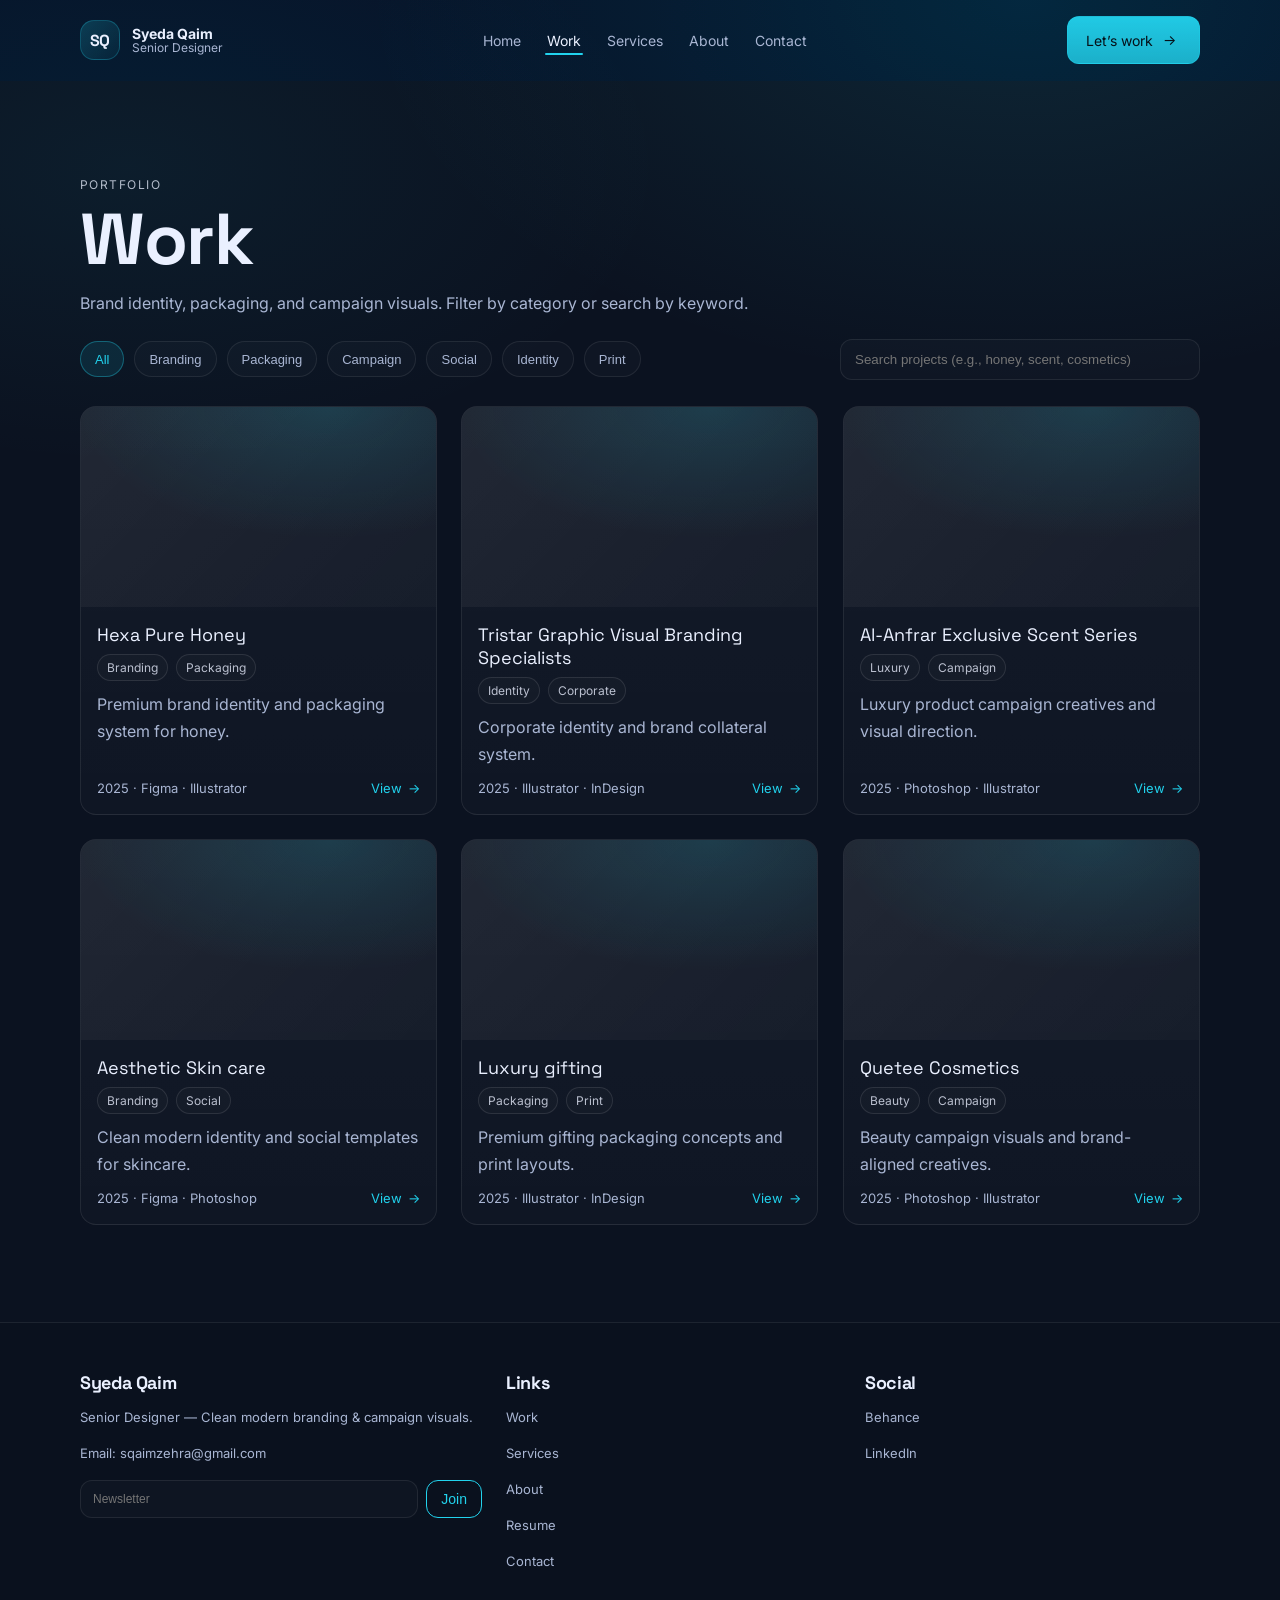
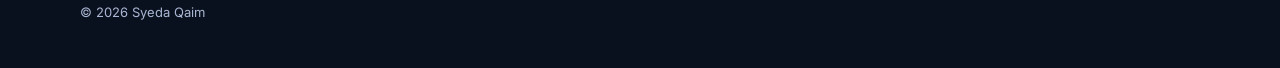
<file: work.html>
<!doctype html>
<html lang="en">

<head>
    <meta charset="utf-8" />
    <meta name="viewport" content="width=device-width, initial-scale=1" />
    <title>Work — Syeda Qaim</title>
  <link rel="icon" type="image/png" href="assets/img/avatar.png" />

    <link rel="preconnect" href="https://fonts.googleapis.com">
    <link rel="preconnect" href="https://fonts.gstatic.com" crossorigin>
    <link
        href="https://fonts.googleapis.com/css2?family=Inter:wght@400;500;600&family=Space+Grotesk:wght@500;600;700&display=swap"
        rel="stylesheet">

    <link rel="stylesheet" href="assets/css/style.css" />
</head>

<body class="page">
    <header class="nav">
        <div class="container nav-inner">
            <a class="brand" href="index.html">
                <div class="brand-mark">SQ</div>
                <div class="brand-text"><b>Syeda Qaim</b><span>Senior Designer</span></div>
            </a>
            <nav class="nav-links">
                <a href="index.html">Home</a>
                <a class="active" href="work.html">Work</a>
                <a href="services.html">Services</a>
                <a href="about.html">About</a>
                <a href="contact.html">Contact</a>
            </nav>
            <div class="nav-actions">
                <a class="btn btn-primary" href="contact.html">Let’s work <span class="icon">→</span></a>
                <button class="nav-toggle" aria-label="Toggle Menu">☰</button>
            </div>
        </div>
    </header>

    <main class="section">
        <div class="container">
            <div class="reveal">
                <div class="kicker">Portfolio</div>
                <h1 style="font-size:72px; line-height:1.05">Work</h1>
                <p style="max-width:720px">Brand identity, packaging, and campaign visuals. Filter by category or search
                    by keyword.</p>
            </div>

            <div class="reveal"
                style="margin-top:22px; display:flex; gap:12px; justify-content:space-between; align-items:center; flex-wrap:wrap">
                <div class="chips" data-filters>
                    <button class="chip active" data-tag="All">All</button>
                    <button class="chip" data-tag="Branding">Branding</button>
                    <button class="chip" data-tag="Packaging">Packaging</button>
                    <button class="chip" data-tag="Campaign">Campaign</button>
                    <button class="chip" data-tag="Social">Social</button>
                    <button class="chip" data-tag="Identity">Identity</button>
                    <button class="chip" data-tag="Print">Print</button>
                </div>

                <div style="min-width:260px; flex:1; max-width:360px">
                    <input data-search placeholder="Search projects (e.g., honey, scent, cosmetics)" />
                </div>
            </div>

            <div class="grid reveal" style="margin-top:26px" data-projects="work"></div>
        </div>
    </main>

    <footer class="footer">
        <div class="container footer-grid">
            <div>
                <h3>Syeda Qaim</h3>
                <p class="small">Senior Designer — Clean modern branding & campaign visuals.</p>
                <p class="small">Email: <a href="mailto:sqaimzehra@gmail.com">sqaimzehra@gmail.com</a></p>
                <form name="newsletter" method="POST" data-netlify="true"
                    style="margin-top:16px; display:flex; gap:8px">
                    <input name="email" type="email" placeholder="Newsletter"
                        style="height:38px; font-size:12px; padding:0 12px; flex:1" required />
                    <button class="btn" type="submit"
                        style="height:38px; padding:0 14px; border-color:var(--teal); color:var(--teal); background:transparent">Join</button>
                </form>
            </div>
            <div>
                <h3>Links</h3>
                <p class="small"><a href="work.html">Work</a></p>
                <p class="small"><a href="services.html">Services</a></p>
                <p class="small"><a href="about.html">About</a></p>
                <p class="small"><a href="resume.html">Resume</a></p>
                <p class="small"><a href="contact.html">Contact</a></p>
            </div>
            <div>
                <h3>Social</h3>
                <p class="small"><a href="https://www.behance.net/syedaqaim1" target="_blank"
                        rel="noreferrer">Behance</a></p>
                <p class="small"><a href="https://www.linkedin.com/in/syeda-qaim/" target="_blank"
                        rel="noreferrer">LinkedIn</a></p>
            </div>
        </div>
        <div class="container" style="padding-top:18px">
            <div class="small">© <span id="year"></span> Syeda Qaim</div>
        </div>
    </footer>

    <script src="assets/js/projects.js"></script>
    <script src="assets/js/app.js"></script>
</body>

</html>
</file>
<file: assets/css/style.css>
/* =========================
   Syeda Qaim Portfolio UI
   Clean Modern • Dark + Teal
   Fonts: Space Grotesk + Inter
========================= */

@import url('https://fonts.googleapis.com/css?family=Roboto:100,300,400');

:root {
  --bg: #0B1220;
  --surface: #0F1B2D;
  --card: #13233A;
  --card2: #162A45;
  --border: rgba(255, 255, 255, 0.08);
  --text: #EAF0FF;
  --muted: #A9B6D3;
  --teal: #22D3EE;
  --teal2: #16AFC1;

  --radius: 16px;
  --radius-sm: 12px;

  --container: 1200px;
  --gutter: 24px;

  --shadow: 0 18px 60px rgba(0, 0, 0, 0.35);
  --ease: cubic-bezier(0.22, 1, 0.36, 1);
}

* {
  box-sizing: border-box
}

html {
  scroll-behavior: smooth
}

body {
  margin: 0;
  font-family: Inter, system-ui, -apple-system, Segoe UI, Roboto, Arial, sans-serif;
  color: var(--text);
  background: radial-gradient(1200px 700px at 80% 0%, rgba(34, 211, 238, 0.10), transparent 55%),
    radial-gradient(900px 500px at 10% 10%, rgba(34, 211, 238, 0.06), transparent 60%),
    var(--bg);
  overflow-x: hidden;
}

body.home-loading {
  overflow: hidden;
}

.home-loader {
  position: fixed;
  inset: 0;
  z-index: 99999;
  display: grid;
  place-items: center;
  background:
    radial-gradient(900px 500px at 85% 0%, rgba(34, 211, 238, 0.16), transparent 60%),
    radial-gradient(700px 380px at 10% 10%, rgba(34, 211, 238, 0.10), transparent 62%),
    linear-gradient(180deg, #0f1b2d 0%, #0b1220 100%);
  background-size: 200% 200%;
  background-position: 0% 0%;
  animation: home-loader-gradient 5s ease-in-out infinite;
  transition: opacity 0.7s var(--ease), visibility 0.7s var(--ease);
}

body.home-loaded .home-loader {
  opacity: 0;
  visibility: hidden;
  pointer-events: none;
}

.home-loader-inner {
  position: relative;
  width: 220px;
  height: 220px;
  display: grid;
  place-items: center;
}

.home-loader-brand {
  color: var(--text);
  font-family: "Space Grotesk", Inter, sans-serif;
  font-size: 52px;
  font-weight: 700;
  letter-spacing: 0.04em;
  text-transform: uppercase;
  text-shadow: 0 10px 30px rgba(0, 0, 0, 0.25);
}

.home-loader-dots {
  position: absolute;
  inset: 0;
  animation: home-loader-spin 2.5s ease-in-out infinite;
}

.home-loader-dot {
  position: absolute;
  left: 50%;
  top: 50%;
  width: 18px;
  height: 18px;
  margin: -9px;
  border-radius: 999px;
  background: var(--teal);
  box-shadow: 0 0 26px rgba(34, 211, 238, 0.55);
  --dot-x: 0px;
  --dot-y: 0px;
  animation: home-loader-pulse 2.5s ease-in-out infinite;
}

.home-loader-dot:nth-child(1) {
  --dot-x: 0px;
  --dot-y: -92px;
  animation-delay: 0s;
}

.home-loader-dot:nth-child(2) {
  --dot-x: 88px;
  --dot-y: -28px;
  animation-delay: 0.2s;
}

.home-loader-dot:nth-child(3) {
  --dot-x: 55px;
  --dot-y: 76px;
  animation-delay: 0.4s;
}

.home-loader-dot:nth-child(4) {
  --dot-x: -55px;
  --dot-y: 76px;
  animation-delay: 0.6s;
}

.home-loader-dot:nth-child(5) {
  --dot-x: -88px;
  --dot-y: -28px;
  animation-delay: 0.8s;
}

@keyframes home-loader-spin {
  0% {
    transform: rotate(0deg);
  }

  75%,
  100% {
    transform: rotate(360deg);
  }
}

@keyframes home-loader-pulse {
  0%,
  100% {
    transform: translate(var(--dot-x), var(--dot-y)) scale(0.22);
  }

  30% {
    transform: translate(var(--dot-x), var(--dot-y)) scale(1);
  }
}

@keyframes home-loader-gradient {
  50% {
    background-position: 100% 100%;
  }
}

h1,
h2,
h3 {
  font-family: "Space Grotesk", Inter, system-ui, sans-serif;
  margin: 0 0 12px;
  letter-spacing: -0.02em;
}

p {
  margin: 0 0 14px;
  color: var(--muted);
  line-height: 1.7
}

a {
  color: inherit;
  text-decoration: none
}

.container {
  width: min(var(--container), calc(100% - 160px));
  margin-inline: auto;
}

@media (max-width: 920px) {
  .container {
    width: min(var(--container), calc(100% - 40px))
  }
}

/* Nav */
.nav {
  position: sticky;
  top: 0;
  z-index: 50;
  backdrop-filter: saturate(150%) blur(0px);
  background: rgba(11, 18, 32, 0.0);
  border-bottom: 1px solid transparent;
  transition: all 320ms var(--ease);
}

.nav.is-scrolled {
  background: rgba(15, 27, 45, 0.72);
  border-bottom: 1px solid var(--border);
  backdrop-filter: saturate(150%) blur(14px);
}

.nav-inner {
  height: 80px;
  display: flex;
  align-items: center;
  justify-content: space-between;
  gap: 18px;
}

.brand {
  display: flex;
  align-items: center;
  gap: 12px;
}

.brand-mark {
  width: 40px;
  height: 40px;
  border-radius: 14px;
  background: linear-gradient(135deg, rgba(34, 211, 238, 0.20), rgba(34, 211, 238, 0.05));
  border: 1px solid rgba(34, 211, 238, 0.25);
  display: grid;
  place-items: center;
  font-family: "Space Grotesk";
  font-weight: 700;
  letter-spacing: -0.03em;
}

.brand-text {
  display: flex;
  flex-direction: column;
  line-height: 1.1;
}

.brand-text b {
  font-size: 14px
}

.brand-text span {
  font-size: 12px;
  color: var(--muted)
}

.nav-links {
  display: flex;
  gap: 22px;
  align-items: center;
}

@media (max-width: 920px) {
  .nav-links {
    display: none;
    position: absolute;
    top: 100%;
    left: 0;
    right: 0;
    flex-direction: column;
    background: var(--surface);
    padding: 24px;
    border-bottom: 1px solid var(--border);
    gap: 16px;
    text-align: center;
  }

  .nav-links.is-open {
    display: flex;
  }
}

.nav-links a {
  font-size: 14px;
  color: var(--muted);
  padding: 10px 2px;
  position: relative;
}

.nav-links a.active,
.nav-links a:hover {
  color: var(--text)
}

.nav-links a.active::after {
  content: "";
  position: absolute;
  left: 0;
  right: 0;
  bottom: 4px;
  height: 2px;
  background: var(--teal);
  border-radius: 999px;
}

.nav-actions {
  display: flex;
  gap: 10px;
  align-items: center
}

.nav-toggle {
  display: none;
  width: 40px;
  height: 40px;
  place-content: center;
  border-radius: 10px;
  border: 1px solid var(--border);
  background: transparent;
  cursor: pointer;
  color: var(--text);
}

@media (max-width: 920px) {
  .nav-toggle {
    display: grid;
  }

  .nav-actions .btn {
    display: none;
  }
}

.btn {
  height: 48px;
  padding: 0 18px;
  border-radius: var(--radius-sm);
  border: 1px solid var(--border);
  display: inline-flex;
  align-items: center;
  gap: 10px;
  font-size: 14px;
  color: var(--text);
  background: transparent;
  cursor: pointer;
  transition: transform 220ms var(--ease), background 220ms var(--ease), border 220ms var(--ease);
}

.btn:hover {
  transform: translateY(-1px);
  background: rgba(255, 255, 255, 0.03)
}

.btn-primary {
  border-color: rgba(34, 211, 238, 0.35);
  background: linear-gradient(180deg, rgba(34, 211, 238, 0.95), rgba(34, 211, 238, 0.80));
  color: #061018;
}

.btn-primary:hover {
  background: linear-gradient(180deg, rgba(22, 175, 193, 0.98), rgba(22, 175, 193, 0.82))
}

.btn-ghost {
  border-color: transparent;
  color: var(--teal)
}

.btn-ghost:hover {
  background: rgba(34, 211, 238, 0.10)
}

.icon {
  width: 18px;
  height: 18px;
  display: inline-block;
}

/* Sections */
.section {
  padding: 96px 0
}

.section-tight {
  padding: 64px 0
}

.kicker {
  text-transform: uppercase;
  letter-spacing: 0.12em;
  font-size: 12px;
  color: rgba(234, 240, 255, 0.75);
  margin-bottom: 10px;
}

/* Hero */
.hero {
  padding: 70px 0 40px;
}

.hero-grid {
  display: grid;
  grid-template-columns: 1.1fr 0.9fr;
  gap: 48px;
  align-items: center;
}

@media (max-width: 920px) {
  .hero-grid {
    grid-template-columns: 1fr;
    gap: 26px
  }
}

.hero h1 {
  font-size: 72px;
  line-height: 1.05
}

@media (max-width: 920px) {
  .hero h1 {
    font-size: 44px
  }
}

.hero .role {
  display: flex;
  gap: 10px;
  align-items: center;
  font-size: 14px;
  color: var(--muted);
}

.badge {
  font-size: 12px;
  padding: 6px 10px;
  border-radius: 999px;
  border: 1px solid rgba(34, 211, 238, 0.25);
  background: rgba(34, 211, 238, 0.08);
  color: var(--teal);
}

.hero-actions {
  display: flex;
  gap: 12px;
  flex-wrap: wrap;
  margin-top: 18px
}

.home-page .hero .hero-actions .btn {
  opacity: 0;
  transform: translateY(10px) scale(0.985);
  animation: cta-pop 0.7s var(--ease) forwards;
}

.home-page .hero .hero-actions .btn:nth-child(1) {
  animation-delay: 0.66s;
}

.home-page .hero .hero-actions .btn:nth-child(2) {
  animation-delay: 0.78s;
}

.home-page .hero .hero-actions .btn:nth-child(3) {
  animation-delay: 0.9s;
}

.hero-note {
  margin-top: 14px;
  font-size: 14px;
  color: var(--muted)
}

/* Featured collage */
.featured {
  border-radius: 24px;
  background:
    linear-gradient(135deg, rgba(255, 255, 255, 0.04), rgba(255, 255, 255, 0.02)),
    radial-gradient(700px 380px at 80% 20%, rgba(34, 211, 238, 0.18), transparent 60%),
    var(--surface);
  border: 1px solid var(--border);
  box-shadow: var(--shadow);
  overflow: hidden;
  position: relative;
}

.featured::before {
  content: "";
  position: absolute;
  inset: -40px;
  background:
    linear-gradient(120deg, rgba(34, 211, 238, 0.20), transparent 55%),
    linear-gradient(220deg, rgba(34, 211, 238, 0.06), transparent 50%);
  transform: rotate(-6deg);
  opacity: 0.65;
}

.featured-inner {
  position: relative;
  padding: 22px;
  display: grid;
  gap: 16px;
}

.featured-top {
  display: flex;
  justify-content: space-between;
  align-items: center;
  gap: 12px;
}

.featured-top b {
  font-size: 14px
}

.featured-top span {
  font-size: 12px;
  color: var(--muted)
}

.thumb-grid {
  display: grid;
  grid-template-columns: 1fr 1fr;
  gap: 12px;
}

.thumb {
  border-radius: 16px;
  height: 160px;
  background: linear-gradient(135deg, rgba(255, 255, 255, 0.06), rgba(255, 255, 255, 0.02));
  border: 1px solid rgba(255, 255, 255, 0.10);
  position: relative;
  overflow: hidden;
}

.thumb::after {
  content: "";
  position: absolute;
  inset: 0;
  background: radial-gradient(360px 180px at 70% 0%, rgba(34, 211, 238, 0.18), transparent 60%);
}

.thumb-label {
  position: absolute;
  left: 14px;
  bottom: 12px;
  font-size: 12px;
  color: rgba(234, 240, 255, 0.90);
  background: rgba(11, 18, 32, 0.50);
  border: 1px solid rgba(255, 255, 255, 0.10);
  padding: 6px 10px;
  border-radius: 999px;
  backdrop-filter: blur(8px);
}

/* Chips */
.chips {
  display: flex;
  gap: 10px;
  flex-wrap: wrap
}

.chip {
  height: 36px;
  padding: 0 14px;
  border-radius: 999px;
  border: 1px solid var(--border);
  color: var(--muted);
  display: inline-flex;
  align-items: center;
  background: rgba(255, 255, 255, 0.02);
  cursor: pointer;
  transition: all 220ms var(--ease);
  font-size: 13px;
}

.chip:hover {
  color: var(--text);
  background: rgba(255, 255, 255, 0.04)
}

.chip.active {
  border-color: rgba(34, 211, 238, 0.35);
  background: rgba(34, 211, 238, 0.10);
  color: var(--teal);
}

/* Cards + grid */
.grid {
  display: grid;
  grid-template-columns: repeat(3, 1fr);
  gap: 24px;
}

@media (max-width: 1100px) {
  .grid {
    grid-template-columns: repeat(2, 1fr)
  }
}

@media (max-width: 700px) {
  .grid {
    grid-template-columns: 1fr
  }
}

.card {
  --card-tilt-x: 0deg;
  --card-tilt-y: 0deg;
  --card-lift: 0px;
  background: linear-gradient(180deg, rgba(255, 255, 255, 0.04), rgba(255, 255, 255, 0.02));
  border: 1px solid var(--border);
  border-radius: var(--radius);
  overflow: hidden;
  position: relative;
  transform: translateY(var(--card-lift)) rotateX(var(--card-tilt-x)) rotateY(var(--card-tilt-y));
  transform-style: preserve-3d;
  transition: transform 280ms var(--ease), background 280ms var(--ease), border 280ms var(--ease), box-shadow 280ms var(--ease);
}

.card:hover {
  --card-lift: -6px;
  background: rgba(255, 255, 255, 0.04);
  border-color: rgba(34, 211, 238, 0.18);
  box-shadow: 0 14px 38px rgba(2, 13, 25, 0.42);
}

.project-card {
  opacity: 0;
  transform: translateY(24px) scale(0.985);
}

.project-card.is-mounted {
  animation: card-enter 720ms var(--ease) forwards;
  animation-delay: var(--card-delay, 0ms);
}

.project-card .card-media::before {
  content: "";
  position: absolute;
  inset: 0;
  background: linear-gradient(110deg, transparent 25%, rgba(34, 211, 238, 0.16) 50%, transparent 75%);
  transform: translateX(-120%);
  transition: transform 650ms var(--ease);
  pointer-events: none;
}

.project-card:hover .card-media::before {
  transform: translateX(120%);
}

.card-media {
  height: 200px;
  background: linear-gradient(135deg, rgba(255, 255, 255, 0.06), rgba(255, 255, 255, 0.02));
  position: relative;
}

.card-media::after {
  content: "";
  position: absolute;
  inset: 0;
  background: radial-gradient(420px 220px at 70% 0%, rgba(34, 211, 238, 0.14), transparent 60%);
}

.card-body {
  padding: 16px 16px 18px
}

.project-card .card-body {
  height: calc(100% - 200px);
  display: flex;
  flex-direction: column;
}

.card-title {
  font-family: "Space Grotesk";
  font-size: 18px;
  margin: 0 0 8px
}

.tagrow {
  display: flex;
  gap: 8px;
  flex-wrap: wrap;
  margin-bottom: 10px
}

.tag {
  font-size: 12px;
  padding: 5px 9px;
  border-radius: 999px;
  border: 1px solid rgba(255, 255, 255, 0.10);
  color: rgba(234, 240, 255, 0.78);
  background: rgba(255, 255, 255, 0.02);
}

.card-meta {
  display: flex;
  align-items: center;
  justify-content: space-between;
  gap: 12px;
  color: var(--muted);
  font-size: 13px;
  margin-top: auto;
}

.arrow {
  display: inline-flex;
  align-items: center;
  gap: 6px;
  color: var(--teal);
  transform: translateX(0);
  transition: transform 220ms var(--ease);
}

.card:hover .arrow {
  transform: translateX(8px)
}

/* Toolkit */
.toolkit {
  display: flex;
  align-items: center;
  justify-content: space-between;
  gap: 16px;
  padding: 20px;
  border-radius: var(--radius);
  background: rgba(255, 255, 255, 0.02);
  border: 1px solid var(--border);
}

.toolkit-left b {
  display: block;
  font-size: 12px;
  letter-spacing: 0.12em;
  text-transform: uppercase;
  color: rgba(234, 240, 255, 0.75)
}

.tool-icons {
  display: flex;
  gap: 14px;
  flex-wrap: wrap;
  justify-content: flex-end
}

.tool {
  width: 44px;
  height: 44px;
  border-radius: 14px;
  display: grid;
  place-items: center;
  border: 1px solid rgba(255, 255, 255, 0.10);
  background: rgba(255, 255, 255, 0.02);
  transition: all 220ms var(--ease);
}

.tool-icon {
  width: 24px;
  height: 24px;
  object-fit: contain;
}

.tool:hover {
  border-color: rgba(34, 211, 238, 0.35);
  background: rgba(34, 211, 238, 0.08)
}

.tool:hover .tool-icon {
  transform: scale(1.06);
}

@media (max-width: 920px) {
  .toolkit {
    flex-direction: column;
    align-items: flex-start;
  }

  .tool-icons {
    justify-content: flex-start;
  }
}

/* Footer */
.footer {
  padding: 48px 0;
  border-top: 1px solid var(--border);
  background: rgba(0, 0, 0, 0.08);
}

.footer-grid {
  display: grid;
  grid-template-columns: 1.2fr 1fr 1fr;
  gap: 24px;
}

@media (max-width: 900px) {
  .footer-grid {
    grid-template-columns: 1fr
  }
}

.footer h3 {
  font-size: 18px
}

.footer a {
  color: var(--muted)
}

.footer a:hover {
  color: var(--text)
}

.small {
  font-size: 13px;
  color: var(--muted)
}

/* Forms */
.field {
  display: flex;
  flex-direction: column;
  gap: 8px;
}

input,
textarea,
select {
  width: 100%;
  padding: 12px 14px;
  border-radius: 12px;
  border: 1px solid var(--border);
  background: rgba(255, 255, 255, 0.02);
  color: var(--text);
  outline: none;
}

/* Native select list colors */
select,
select option,
select optgroup {
  color: var(--text);
  background: #13233a;
}

select option:checked,
select option:hover,
select option:focus {
  color: #061018;
  background: #22d3ee;
}

textarea {
  min-height: 140px;
  resize: vertical
}

input:focus,
textarea:focus,
select:focus {
  border-color: rgba(34, 211, 238, 0.45);
  box-shadow: 0 0 0 4px rgba(34, 211, 238, 0.14);
}

/* Page transitions + reveal */
.page {
  opacity: 1;
  transform: none;
  animation: none;
}

@keyframes pageIn {
  to {
    opacity: 1;
    transform: none
  }
}

.reveal {
  opacity: 0;
  transform: translateY(14px);
  transition: opacity 650ms var(--ease), transform 650ms var(--ease);
}

.reveal.is-in {
  opacity: 1;
  transform: none;
}

/* Home-only load animation */
.home-page .hero {
  position: relative;
  overflow: hidden;
}

.home-page .hero::after {
  content: "";
  position: absolute;
  inset: -30% -10%;
  background: linear-gradient(110deg, transparent 42%, rgba(34, 211, 238, 0.18) 50%, transparent 58%);
  transform: translateX(-120%);
  animation: home-sweep 1.45s var(--ease) 0.28s both;
  pointer-events: none;
}

.home-page .hero .reveal {
  opacity: 1;
  transform: none;
  transition: none;
}

.home-page .hero .kicker {
  opacity: 0;
  transform: translateY(14px);
  animation: home-rise 0.85s var(--ease) 0.12s forwards;
}

.home-page .hero h1 {
  opacity: 0;
  transform: translateY(18px) scale(0.985);
  letter-spacing: -0.04em;
  animation: home-title 1.05s var(--ease) 0.24s forwards;
}

.home-page .hero .role {
  opacity: 0;
  transform: translateY(14px);
  animation: home-rise 0.85s var(--ease) 0.4s forwards;
}

.home-page .hero .hero-actions {
  opacity: 0;
  transform: translateY(16px);
  animation: home-rise 0.95s var(--ease) 0.56s forwards;
}

.home-page .hero .hero-note {
  opacity: 0;
  transform: translateY(12px);
  animation: home-rise 0.85s var(--ease) 0.72s forwards;
}

.home-page .hero .reveal>p:first-of-type {
  opacity: 0;
  transform: translateY(14px);
  animation: home-rise 0.85s var(--ease) 0.48s forwards;
}

.home-page .hero .avatar-wrap {
  opacity: 0;
  transform: translateX(26px) scale(0.96) rotateY(-6deg);
  transform-origin: 35% 50%;
  animation: home-avatar-in 1.28s var(--ease) 0.34s forwards;
}

.home-page .hero .avatar-platform {
  animation: platformPulsePremium 6s ease-in-out infinite, home-platform-in 1.2s var(--ease) 0.4s both;
}

@keyframes home-rise {
  to {
    opacity: 1;
    transform: none;
  }
}

@keyframes cta-pop {
  to {
    opacity: 1;
    transform: none;
  }
}

@keyframes home-title {
  0% {
    opacity: 0;
    transform: translateY(18px) scale(0.985);
    letter-spacing: -0.04em;
  }

  60% {
    opacity: 1;
    transform: translateY(-1px) scale(1.002);
  }

  100% {
    opacity: 1;
    transform: none;
    letter-spacing: -0.02em;
  }
}

@keyframes home-avatar-in {
  0% {
    opacity: 0;
    transform: translateX(26px) scale(0.96) rotateY(-6deg);
  }

  70% {
    opacity: 1;
    transform: translateX(-4px) scale(1.01) rotateY(1deg);
  }

  100% {
    opacity: 1;
    transform: none;
  }
}

@keyframes home-platform-in {
  0% {
    opacity: 0;
    transform: scaleY(0.1) scaleX(0.65);
  }

  100% {
    opacity: 0.4;
  }
}

@keyframes home-sweep {
  0% {
    opacity: 0;
    transform: translateX(-120%);
  }

  20% {
    opacity: 1;
  }

  100% {
    opacity: 0;
    transform: translateX(120%);
  }
}

@keyframes card-enter {
  0% {
    opacity: 0;
    transform: translateY(24px) scale(0.985);
  }

  65% {
    opacity: 1;
    transform: translateY(-2px) scale(1.003);
  }

  100% {
    opacity: 1;
    transform: none;
  }
}

@media (prefers-reduced-motion: reduce) {

  .home-page .hero::after,
  .home-page .hero .kicker,
  .home-page .hero h1,
  .home-page .hero .role,
  .home-page .hero .hero-actions,
  .home-page .hero .hero-actions .btn,
  .home-page .hero .hero-note,
  .home-page .hero .reveal>p:first-of-type,
  .home-page .hero .avatar-wrap,
  .home-page .hero .avatar-platform,
  .project-card,
  .project-card.is-mounted,
  .dropping-track {
    animation: none !important;
    opacity: 1 !important;
    transform: none !important;
    filter: none !important;
  }
}

/* Utility */
.row {
  display: flex;
  gap: 16px;
  flex-wrap: wrap
}

.split {
  display: grid;
  grid-template-columns: 1fr 1fr;
  gap: 24px;
}

@media (max-width: 900px) {
  .split {
    grid-template-columns: 1fr
  }
}

.hr {
  height: 1px;
  background: var(--border);
  margin: 24px 0;
}

/* Creative Banner Implementation - Refined & Professional */
.creative-banner {
  min-height: 80vh;
  margin: 60px var(--gutter);
  text-align: center;
  display: flex;
  flex-direction: column;
  justify-content: center;
  align-items: center;
  color: var(--text);
  font-family: 'Space Grotesk', sans-serif;
  font-size: clamp(72px, 8vw, 124px);
  font-weight: 700;
  letter-spacing: -0.04em;
  overflow: hidden;
  border-radius: 40px;
  position: relative;
  background: var(--surface);
  border: 1px solid var(--border);
  box-shadow: var(--shadow);
}

.creative-banner>div {
  display: flex;
  align-items: center;
  justify-content: center;
  gap: 20px;
  flex-wrap: wrap;
}

/* Animated Glow Background */
.creative-banner::before {
  content: "";
  position: absolute;
  inset: 0;
  background:
    radial-gradient(circle at 20% 30%, rgba(34, 211, 238, 0.15), transparent 40%),
    radial-gradient(circle at 80% 70%, rgba(178, 0, 255, 0.12), transparent 40%);
  animation: glowShift 10s ease-in-out infinite alternate;
  pointer-events: none;
}

@keyframes glowShift {
  0% {
    transform: scale(1) translate(0, 0);
  }

  100% {
    transform: scale(1.1) translate(2%, 3%);
  }
}

.dropping-texts {
  display: inline-flex;
  width: max-content;
  min-width: 8ch;
  height: 1.1em;
  line-height: 1.1;
  vertical-align: baseline;
  margin-left: 0;
  position: relative;
  justify-content: flex-start;
  align-items: flex-start;
  text-align: left;
  color: var(--teal);
  overflow: hidden;
}

.dropping-track {
  display: flex;
  flex-direction: column;
  align-items: center;
  animation: identity-track 9s var(--ease) infinite;
  will-change: transform;
}

.dropping-track>div {
  width: 100%;
  height: 1.1em;
  line-height: 1.1em;
  display: flex;
  align-items: center;
  justify-content: flex-start;
  font-weight: 700;
  text-shadow: 0px 0px 30px rgba(34, 211, 238, 0.3);
  white-space: nowrap;
}

@keyframes identity-track {

  0%,
  24% {
    transform: translateY(0);
  }

  33%,
  57% {
    transform: translateY(-1.1em);
  }

  66%,
  90% {
    transform: translateY(-2.2em);
  }

  100% {
    transform: translateY(-3.3em);
  }
}

/* Remove the old aggressive bg animation */
@keyframes bg {

  0%,
  100% {
    background: var(--surface);
  }
}

/* Responsiveness for Creative Banner */
@media (max-width: 920px) {
  .creative-banner {
    min-height: 50vh;
    font-size: clamp(42px, 7.2vw, 62px);
    border-radius: 24px;
    padding: 24px;
    margin: 40px var(--gutter);
  }

  .dropping-texts {
    width: 100%;
    height: 1.2em;
    text-align: center;
    margin-left: 0;
    vertical-align: baseline;
  }
}

@media (max-width: 600px) {
  .creative-banner {
    font-size: clamp(34px, 8.8vw, 46px);
    min-height: 40vh;
  }

}

/* =========================
   Circular Loader
   ========================= */
:root {
  --loader-dur: 1.25s;
  --loader-bg: #0B1220;
  --loader-major: #22D3EE;
  --loader-minor: rgba(234, 240, 255, 0.8);
  --loader-pi2: 6.28;
}

.loader-wrapper {
  position: fixed;
  inset: 0;
  z-index: 99999;
  background: var(--loader-bg);
  display: flex;
  align-items: center;
  justify-content: center;
  transition: opacity 0.8s var(--ease), visibility 0.8s var(--ease);
}

.loading .loader-wrapper {
  opacity: 1;
  visibility: visible;
}

.loaded .loader-wrapper {
  opacity: 0;
  visibility: hidden;
  pointer-events: none;
}

.loader {
  position: relative;
  width: 120px;
  height: 120px;
  transform: scale(1);
  transition: all 1.25s var(--ease) 1s;
}

.loaded .loader {
  transform: scale(0);
}

.loader svg {
  width: 100%;
  height: 100%;
}

.loader g,
.loader circle {
  transform-origin: 50% 50%;
}

.loader .path {
  fill: none;
  stroke: var(--loader-major);
  stroke-linecap: round;
  transform: translate3d(0, 0, 0);
}

/* Layer specific styles */
.layer .path {
  visibility: hidden;
}

.loaded .layer .path {
  visibility: visible;
}

/* Layer-1 (radius 70) */
.layer-1 .path {
  stroke: rgba(234, 240, 255, 0.5);
  stroke-width: 15;
  stroke-dasharray: 1507.2;
  stroke-dashoffset: 1507.2;
  transform: rotate(-30deg);
}

.loaded .layer-1 .path {
  animation: layer-1 var(--loader-dur) ease-in forwards;
}

@keyframes layer-1 {
  0% {
    stroke-dasharray: 1507.2;
    stroke-dashoffset: 1507.2;
  }

  75% {
    stroke-width: 15;
    stroke-dashoffset: 753.6;
  }

  100% {
    stroke: var(--loader-minor);
    stroke-width: 225;
    stroke-dasharray: 1513.48;
    stroke-dashoffset: 0;
    transform: rotate(450deg);
  }
}

/* Layer-2 (radius 120) */
.layer-2 .path {
  stroke: rgba(234, 240, 255, 0.3);
  stroke-width: 20;
  stroke-dasharray: 1507.2;
  stroke-dashoffset: 1507.2;
  transform: rotate(-60deg);
}

.loaded .layer-2 .path {
  animation: layer-2 var(--loader-dur) ease-in forwards;
}

@keyframes layer-2 {
  0% {
    stroke-dasharray: 1507.2;
    stroke-dashoffset: 1507.2;
  }

  75% {
    stroke-width: 20;
    stroke-dashoffset: 753.6;
  }

  100% {
    stroke: var(--loader-minor);
    stroke-width: 60;
    stroke-dasharray: 1513.48;
    stroke-dashoffset: 0;
    transform: rotate(420deg);
  }
}

/* Layer-3 (radius 180) */
.layer-3 .path {
  stroke: rgba(234, 240, 255, 0.8);
  stroke-width: 40;
  stroke-dasharray: 1130.4;
  stroke-dashoffset: 1130.4;
  transform: rotate(-70deg);
}

.loaded .layer-3 .path {
  animation: layer-3 var(--loader-dur) ease-in forwards;
}

@keyframes layer-3 {
  0% {
    stroke-dasharray: 1130.4;
    stroke-dashoffset: 1130.4;
  }

  75% {
    stroke-width: 40;
    stroke-dashoffset: 565.2;
  }

  100% {
    stroke: var(--loader-minor);
    stroke-width: 120;
    stroke-dasharray: 1136.68;
    stroke-dashoffset: 0;
    transform: rotate(410deg);
  }
}

/* Layer-4 (radius 240) */
.layer-4 .path {
  stroke: rgba(234, 240, 255, 0.6);
  stroke-width: 20;
  stroke-dasharray: 1507.2;
  stroke-dashoffset: 1507.2;
  transform: rotate(-90deg);
}

.loaded .layer-4 .path {
  animation: layer-4 var(--loader-dur) ease-in forwards;
}

@keyframes layer-4 {
  0% {
    stroke-dasharray: 1507.2;
    stroke-dashoffset: 1507.2;
  }

  75% {
    stroke-width: 20;
    stroke-dashoffset: 753.6;
  }

  100% {
    stroke: var(--loader-minor);
    stroke-width: 60;
    stroke-dasharray: 1513.48;
    stroke-dashoffset: 0;
    transform: rotate(390deg);
  }
}

/* Layer-5 (radius 300) */
.layer-5 .path {
  stroke: rgba(234, 240, 255, 0.5);
  stroke-width: 30;
  stroke-dasharray: 1884;
  stroke-dashoffset: 1884;
  transform: rotate(-20deg);
}

.loaded .layer-5 .path {
  animation: layer-5 var(--loader-dur) ease-in forwards;
}

@keyframes layer-5 {
  0% {
    stroke-dasharray: 1884;
    stroke-dashoffset: 1884;
  }

  75% {
    stroke-width: 30;
    stroke-dashoffset: 942;
  }

  100% {
    stroke: var(--loader-minor);
    stroke-width: 90;
    stroke-dasharray: 1890.28;
    stroke-dashoffset: 0;
    transform: rotate(460deg);
  }
}

/* Layer-6 (radius 380) */
.layer-6 .path {
  stroke: rgba(234, 240, 255, 0.2);
  stroke-width: 45;
  stroke-dasharray: 2386.4;
  stroke-dashoffset: 2386.4;
  transform: rotate(-80deg);
}

.loaded .layer-6 .path {
  animation: layer-6 var(--loader-dur) ease-in forwards;
}

@keyframes layer-6 {
  0% {
    stroke-dasharray: 2386.4;
    stroke-dashoffset: 2386.4;
  }

  75% {
    stroke-width: 45;
    stroke-dashoffset: 1193.2;
  }

  100% {
    stroke: var(--loader-minor);
    stroke-width: 135;
    stroke-dasharray: 2392.68;
    stroke-dashoffset: 0;
    transform: rotate(400deg);
  }
}

/* Layer-7 (radius 450) */
.layer-7 .path {
  stroke: rgba(234, 240, 255, 1);
  stroke-width: 75;
  stroke-dasharray: 2826;
  stroke-dashoffset: 2826;
  transform: rotate(-10deg);
}

.loaded .layer-7 .path {
  animation: layer-7 var(--loader-dur) ease-in forwards;
}

@keyframes layer-7 {
  0% {
    stroke-dasharray: 2826;
    stroke-dashoffset: 2826;
  }

  75% {
    stroke-width: 75;
    stroke-dashoffset: 1413;
  }

  100% {
    stroke: var(--loader-minor);
    stroke-width: 225;
    stroke-dasharray: 2832.28;
    stroke-dashoffset: 0;
    transform: rotate(470deg);
  }
}

/* Layer-8 (radius 540) */
.layer-8 .path {
  stroke: rgba(234, 240, 255, 0.5);
  stroke-width: 250;
  stroke-dasharray: 3391.2;
  stroke-dashoffset: 3391.2;
  transform: rotate(-70deg);
}

.loaded .layer-8 .path {
  animation: layer-8 var(--loader-dur) ease-in forwards;
}

@keyframes layer-8 {
  0% {
    stroke-dasharray: 3391.2;
    stroke-dashoffset: 3391.2;
  }

  75% {
    stroke-width: 250;
    stroke-dashoffset: 1695.6;
  }

  100% {
    stroke: var(--loader-minor);
    stroke-width: 750;
    stroke-dasharray: 3397.48;
    stroke-dashoffset: 0;
    transform: rotate(410deg);
  }
}

/* Core */
.core .path {
  fill: var(--loader-major);
  visibility: hidden;
  transform: scale(1);
  transition: all 0.625s 0.15s ease-in-out;
}

.loaded .core .path {
  animation: core-loaded calc(var(--loader-dur) * 2) ease-in-out forwards;
}

@keyframes core-loaded {
  0% {
    visibility: hidden;
    transform: scale(1);
  }

  25%,
  85% {
    opacity: 1;
    visibility: visible;
    transform: scale(1000);
  }

  100% {
    opacity: 0;
    transform: scale(1);
  }
}

/* Spinner */
.spinner {
  transition: opacity 0.1s 0.1s;
  animation: rotate-spinner var(--loader-dur) linear infinite;
}

.loaded .spinner {
  opacity: 0;
}

.spinner .path {
  stroke: var(--loader-major);
  stroke-width: 6;
  stroke-dasharray: 157;
  stroke-dashoffset: 157;
  animation: spinner-ani var(--loader-dur) both infinite ease-in-out;
}

@keyframes rotate-spinner {
  0% {
    transform: rotate(0deg);
  }

  100% {
    transform: rotate(270deg);
  }
}

@keyframes spinner-ani {
  0% {
    stroke-dasharray: 157;
    stroke-dashoffset: 157;
  }

  65% {
    stroke-dasharray: 157;
    stroke-dashoffset: 39.25;
    transform: rotate(135deg);
  }

  100% {
    stroke-dasharray: 157;
    stroke-dashoffset: 157;
    transform: rotate(450deg);
  }
}

/* Entrance Animations */
.new-page .reveal {
  animation: reveal-in 0.8s var(--ease) both;
}


@keyframes reveal-in {
  from {
    opacity: 0;
    transform: translateY(20px);
  }

  to {
    opacity: 1;
    transform: translateY(0);
  }
}


/* =========================
   Theme-Integrated 3D Avatar Scene
   ========================= */
.avatar-wrap {
  position: relative;
  width: 100%;
  max-width: 580px;
  display: flex;
  align-items: center;
  justify-content: center;
  margin: 0 auto;
  perspective: 1200px;
  padding: 40px;
}

/* Immersive Background Scene */
.avatar-wrap::before {
  content: "";
  position: absolute;
  inset: -10%;
  background:
    radial-gradient(circle at 70% 30%, rgba(34, 211, 238, 0.08) 0%, transparent 60%),
    radial-gradient(circle at 30% 70%, rgba(34, 211, 238, 0.05) 0%, transparent 50%);
  filter: blur(40px);
  z-index: 0;
  animation: bgGlowPulse 8s ease-in-out infinite alternate;
}

@keyframes bgGlowPulse {
  to {
    opacity: 0.6;
    transform: scale(1.1);
  }
}

/* 3D Grid Floor (Project Theme Match) */
.avatar-wrap::after {
  content: "";
  position: absolute;
  bottom: 0;
  width: 140%;
  height: 200px;
  background-image:
    linear-gradient(var(--teal) 1px, transparent 1px),
    linear-gradient(90deg, var(--teal) 1px, transparent 1px);
  background-size: 40px 40px;
  transform: rotateX(75deg);
  opacity: 0.08;
  mask-image: radial-gradient(ellipse at center, black 20%, transparent 80%);
  pointer-events: none;
  z-index: 1;
}

.avatar-image-container {
  position: relative;
  width: 100%;
  z-index: 10;
  display: flex;
  flex-direction: column;
  align-items: center;
  transform-style: preserve-3d;
  animation: premium3DFloat 6s ease-in-out infinite;
}

@keyframes premium3DFloat {

  0%,
  100% {
    transform: translateY(0) rotateX(1deg) rotateY(-1deg);
  }

  50% {
    transform: translateY(-30px) rotateX(-1deg) rotateY(1deg);
  }
}

.avatar-img {
  width: 100%;
  height: auto;
  max-height: 560px;
  object-fit: contain;
  filter:
    drop-shadow(0 40px 80px rgba(0, 0, 0, 0.6)) drop-shadow(0 12px 34px rgba(34, 211, 238, 0.18));
  transition: all 0.5s cubic-bezier(0.4, 0, 0.2, 1);
}

.avatar-img:hover {
  transform: scale(1.03) translateZ(40px);
  filter:
    drop-shadow(0 60px 100px rgba(0, 0, 0, 0.8)) drop-shadow(0 18px 40px rgba(34, 211, 238, 0.26)) brightness(1.05);
}

.avatar-platform {
  position: absolute;
  bottom: -40px;
  width: 70%;
  height: 60px;
  background: radial-gradient(ellipse at center, var(--teal) 0%, transparent 75%);
  border-radius: 50%;
  filter: blur(15px);
  z-index: 5;
  transform: scaleY(0.2);
  opacity: 0.4;
  animation: platformPulsePremium 6s ease-in-out infinite;
}

@keyframes platformPulsePremium {

  0%,
  100% {
    transform: scaleY(0.2) scaleX(1);
    opacity: 0.5;
    filter: blur(15px);
  }

  50% {
    transform: scaleY(0.15) scaleX(0.8);
    opacity: 0.2;
    filter: blur(25px);
  }
}

/* tech accents */
.av-decoration-ring {
  position: absolute;
  top: 50%;
  left: 50%;
  transform: translate(-50%, -50%) rotateX(70deg);
  width: 400px;
  height: 400px;
  border: 1px dashed rgba(34, 211, 238, 0.15);
  border-radius: 50%;
  z-index: 2;
  animation: rotateLinear 20s linear infinite;
}

@keyframes rotateLinear {
  to {
    transform: translate(-50%, -50%) rotateX(70deg) rotateZ(360deg);
  }
}
</file>
